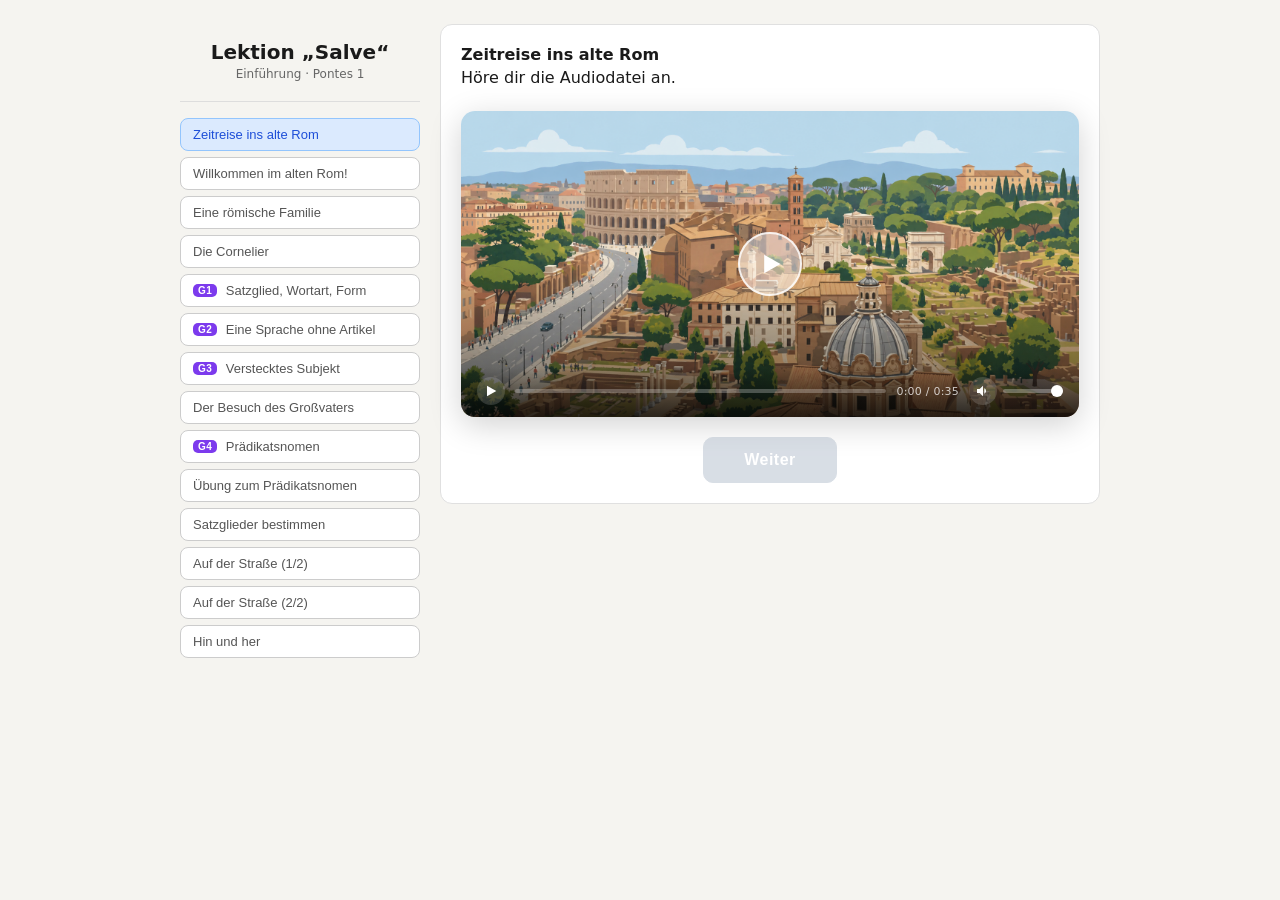
<file: index.html>
<!doctype html>
<html lang="de">
  <head>
    <meta charset="utf-8" />
    <meta content="width=device-width, initial-scale=1.0" name="viewport" />
    <title>Salve — Einführung · Pontes 1</title>
    <link href="salve.css" rel="stylesheet" />
  </head>
  <body>
    <!-- Solution Popover -->
    <div class="is-0ab481" id="solution-popover">
      <span id="solution-popover-text"></span>
      <div class="is-3caed4"></div>
    </div>

    <div class="app">
      <div class="sidebar">
        <div class="sidebar-header">
          <h1>Lektion „Salve“</h1>
          <p>Einführung · Pontes 1</p>
        </div>
        <div class="nav">
          <button class="nav-btn active" id="nav-s1">
            Zeitreise ins alte Rom
          </button>
          <button class="nav-btn" id="nav-s2">Willkommen im alten Rom!</button>
          <button class="nav-btn" id="nav-s3">
            Eine römische Familie
          </button>
          <button class="nav-btn" id="nav-s4">Die Cornelier</button>
          <button class="nav-btn" id="nav-s5">
            <span class="grammar-badge">G1</span> Satzglied, Wortart, Form
          </button>
          <button class="nav-btn" id="nav-s6">
            <span class="grammar-badge">G2</span> Eine Sprache ohne Artikel
          </button>
          <button class="nav-btn" id="nav-s7">
            <span class="grammar-badge">G3</span> Verstecktes Subjekt
          </button>
          <button class="nav-btn" id="nav-s8">Der Besuch des Großvaters</button>
          <button class="nav-btn" id="nav-s9">
            <span class="grammar-badge">G4</span> Prädikatsnomen
          </button>
          <button class="nav-btn" id="nav-s10">Übung zum Prädikatsnomen</button>
          <button class="nav-btn" id="nav-s11">Satzglieder bestimmen</button>
          <button class="nav-btn" id="nav-s12">Auf der Straße (1/2)</button>
          <button class="nav-btn" id="nav-s13">Auf der Straße (2/2)</button>
          <button class="nav-btn" id="nav-s14">Hin und her</button>
          <button class="nav-btn nav-btn-uebersicht" id="nav-s15" style="display:none;">📋 Übersicht</button>
        </div>
      </div>

      <div class="main-content">
        <!-- S1: Zeitreise ins alte Rom -->
        <div class="section active" id="s1">
          <div class="task">
            <div class="task-title">Zeitreise ins alte Rom</div>
            <p class="task-instruction">Höre dir die Audiodatei an.</p>

            <!-- Hidden Audio Element -->
            <audio id="audio-s1">
              <source src="Zeitreise-ins-alte-Rom.mp3" type="audio/mpeg" />
            </audio>

            <!-- Bild mit eingebettetem Audio-Player -->
            <div
              class="s1-img-wrap"
              style="margin-bottom: 20px"
              onclick="toggleAudioS1(event)"
            >
              <img
                alt="Spuren der römischen Antike"
                src="spuren-der-roemischen-antike.png"
                class="s1-img"
              />
              <!-- Centered pulsing play button -->
              <div class="s1-center-btn-wrap" id="s1-center-btn-wrap">
                <div class="s1-pulse-ring"></div>
                <div class="s1-pulse-ring s1-pulse-delay"></div>
                <button
                  class="s1-center-play-btn"
                  id="audio-play-btn-s1"
                  onclick="toggleAudioS1(event)"
                  aria-label="Abspielen"
                >
                  <svg
                    id="icon-play-s1"
                    viewBox="0 0 24 24"
                    width="28"
                    height="28"
                    fill="white"
                  >
                    <polygon points="7,4 21,12 7,20" />
                  </svg>
                  <svg
                    id="icon-pause-s1"
                    viewBox="0 0 24 24"
                    width="28"
                    height="28"
                    fill="white"
                    style="display: none"
                  >
                    <rect x="5" y="4" width="4" height="16" rx="1" />
                    <rect x="15" y="4" width="4" height="16" rx="1" />
                  </svg>
                </button>
              </div>

              <!-- Bottom progress bar (always visible) -->
              <div class="s1-overlay-player" id="audio-player-s1">
                <!-- Play/Pause -->
                <button
                  class="s1-bar-btn"
                  onclick="toggleAudioS1(event)"
                  aria-label="Play/Pause"
                >
                  <svg
                    id="icon-play-bar"
                    viewBox="0 0 24 24"
                    width="16"
                    height="16"
                    fill="white"
                  >
                    <polygon points="6,4 20,12 6,20" />
                  </svg>
                  <svg
                    id="icon-pause-bar"
                    viewBox="0 0 24 24"
                    width="16"
                    height="16"
                    fill="white"
                    style="display: none"
                  >
                    <rect x="5" y="4" width="4" height="16" rx="1" />
                    <rect x="15" y="4" width="4" height="16" rx="1" />
                  </svg>
                </button>

                <!-- Fortschrittsbalken -->
                <div
                  class="s1-progress-wrap"
                  id="audio-progress-wrap-s1"
                  onclick="seekAudioS1(event)"
                >
                  <div class="s1-progress-bar" id="audio-progress-s1"></div>
                </div>
                <div class="s1-time" id="audio-time-s1">0:00 / 0:00</div>

                <!-- Lautstärke -->
                <div class="s1-vol-wrap">
                  <button
                    class="s1-bar-btn"
                    id="s1-vol-btn"
                    onclick="s1ToggleMute(event)"
                    aria-label="Lautstärke"
                  >
                    <svg
                      id="icon-vol"
                      viewBox="0 0 24 24"
                      width="16"
                      height="16"
                      fill="white"
                    >
                      <path
                        d="M3 9v6h4l5 5V4L7 9H3zm13.5 3A4.5 4.5 0 0 0 14 7.97v8.05c1.48-.73 2.5-2.25 2.5-4.02z"
                      />
                    </svg>
                    <svg
                      id="icon-mute"
                      viewBox="0 0 24 24"
                      width="16"
                      height="16"
                      fill="white"
                      style="display: none"
                    >
                      <path
                        d="M16.5 12A4.5 4.5 0 0 0 14 7.97v2.21l2.45 2.45c.03-.2.05-.41.05-.63zm2.5 0c0 .94-.2 1.82-.54 2.64l1.51 1.51A8.796 8.796 0 0 0 21 12c0-4.28-3-7.86-7-8.77v2.06c2.89.86 5 3.54 5 6.71zM4.27 3L3 4.27 7.73 9H3v6h4l5 5v-6.73l4.25 4.25c-.67.52-1.42.93-2.25 1.18v2.06A8.99 8.99 0 0 0 17.73 18l1.73 1.73L21 18.46 4.54 2 4.27 3zM12 4L9.91 6.09 12 8.18V4z"
                      />
                    </svg>
                  </button>
                  <input
                    class="s1-vol-slider"
                    id="s1-vol-slider"
                    type="range"
                    min="0"
                    max="1"
                    step="0.05"
                    value="1"
                    oninput="s1SetVolume(event)"
                    onclick="event.stopPropagation()"
                  />
                </div>
              </div>
            </div>

            <!-- Weiter-Button (erscheint erst in den letzten 2 Sekunden) -->
            <div class="s1-weiter-center" id="s1-weiter-wrap">
              <button
                class="btn-check btn-weiter btn-weiter-inactive"
                id="btn-s1-weiter"
                onclick="markS1Weiter()"
                disabled
              >
                Weiter
              </button>
            </div>
          </div>
        </div>

        <!-- S2: Willkommen im alten Rom! -->
        <div class="section" id="s2">
          <div class="task">
            <div class="task-title">Willkommen im alten Rom!</div>
            <p class="task-instruction">
              Stelle Vermutungen an, welche Gegenstände die Römer anstelle der
              folgenden modernen Gegenstände verwendeten.
            </p>

            <!-- Word Pool -->
            <div class="s2-pool" id="s2-pool">
              <div class="s15-chip" draggable="true" id="s2-chip-5">
                Sonnenuhr
              </div>
              <div class="s15-chip" draggable="true" id="s2-chip-9">
                Wachstafel, Buchrolle
              </div>
              <div class="s15-chip" draggable="true" id="s2-chip-3">Besen</div>
              <div class="s15-chip" draggable="true" id="s2-chip-7">
                Ball, Nüsse
              </div>
              <div class="s15-chip" draggable="true" id="s2-chip-1">
                Bottich, Waschbrett
              </div>
              <div class="s15-chip" draggable="true" id="s2-chip-10">
                Offenes Feuer
              </div>
              <div class="s15-chip" draggable="true" id="s2-chip-4">
                Kerze, Öllampe
              </div>
              <div class="s15-chip" draggable="true" id="s2-chip-6">
                Kutsche
              </div>
              <div class="s15-chip" draggable="true" id="s2-chip-2">
                Griffel, Schreibfeder
              </div>
              <div class="s15-chip" draggable="true" id="s2-chip-8">
                Kohlebecken
              </div>
            </div>

            <!-- Image Grid -->
            <div class="s2-grid">
              <div class="s2-card">
                <img
                  src="waschmaschine.png"
                  alt="Waschmaschine"
                  class="s2-img"
                />
                <div
                  class="s15-slot s2-slot"
                  id="s2-slot-1"
                  data-correct="1"
                ></div>
              </div>

              <div class="s2-card">
                <img
                  src="kugelschreiber.png"
                  alt="Kugelschreiber"
                  class="s2-img"
                />
                <div
                  class="s15-slot s2-slot"
                  id="s2-slot-2"
                  data-correct="2"
                ></div>
              </div>

              <div class="s2-card">
                <img src="staubsauger.png" alt="Staubsauger" class="s2-img" />
                <div
                  class="s15-slot s2-slot"
                  id="s2-slot-3"
                  data-correct="3"
                ></div>
              </div>

              <div class="s2-card">
                <img src="gluehbirne.png" alt="Glühbirne" class="s2-img" />
                <div
                  class="s15-slot s2-slot"
                  id="s2-slot-4"
                  data-correct="4"
                ></div>
              </div>

              <div class="s2-card">
                <img src="uhr.png" alt="Uhr" class="s2-img" />
                <div
                  class="s15-slot s2-slot"
                  id="s2-slot-5"
                  data-correct="5"
                ></div>
              </div>

              <div class="s2-card">
                <img src="auto.png" alt="Auto" class="s2-img" />
                <div
                  class="s15-slot s2-slot"
                  id="s2-slot-6"
                  data-correct="6"
                ></div>
              </div>

              <div class="s2-card">
                <img src="spielekonsole.png" alt="Spielkonsole" class="s2-img" />
                <div
                  class="s15-slot s2-slot"
                  id="s2-slot-7"
                  data-correct="7"
                ></div>
              </div>

              <div class="s2-card">
                <img src="heizung.png" alt="Heizung" class="s2-img" />
                <div
                  class="s15-slot s2-slot"
                  id="s2-slot-8"
                  data-correct="8"
                ></div>
              </div>

              <div class="s2-card">
                <img src="buch.png" alt="Buch" class="s2-img" />
                <div
                  class="s15-slot s2-slot"
                  id="s2-slot-9"
                  data-correct="9"
                ></div>
              </div>

              <div class="s2-card">
                <img src="herd.png" alt="Herd" class="s2-img" />
                <div
                  class="s15-slot s2-slot"
                  id="s2-slot-10"
                  data-correct="10"
                ></div>
              </div>
            </div>
            <!-- /s2-grid -->

            <div
              style="
                display: flex;
                align-items: center;
                gap: 14px;
                flex-wrap: wrap;
              "
            >
              <button
                class="btn-check btn-primary"
                id="btn-s2"
                onclick="checkS2()"
              >
                Überprüfen
              </button>
              <div class="attempts" id="att-s2">Versuche: 0 / 3</div>
            </div>

            <div class="feedback" id="fb-s2"></div>
            <div class="s1-weiter-center" style="margin-top: 16px">
              <button
                class="btn-check btn-weiter is-9c7663"
                id="weiter-s2"
                onclick="weiterTo('s3')"
              >
                Weiter
              </button>
            </div>
          </div>
        </div>

        <!-- S3: Eine römische Familie stellt sich vor -->
        <div class="section" id="s3">
          <div class="task">
            <div class="task-title">Eine römische Familie stellt sich vor</div>

            <p class="task-instruction">Lies dir den Text durch.</p>

            <div class="painting-wrap" style="margin-bottom: 20px">
              <img
                src="eine-roemische-familie-stellt-sich-vor.png"
                alt="Eine römische Familie stellt sich vor"
                style="width: 100%; display: block"
              />
            </div>

            <p class="task-instruction">
              Hier siehst du eine Familie der römischen Oberschicht, die um 100
              nach Christus mitten in Rom lebt. Sie gehört zu den Corneliern,
              einer bekannten römischen Sippe.
            </p>
            <p class="task-instruction">
              Der Hausherr und Vater ist Rechtsanwalt und vertritt seine
              Klienten vor Gericht. Bezahlt wird er für diese Tätigkeit nicht.
              Die Familie lebt von den Erträgen ihres Landguts außerhalb Roms.
            </p>
            <p class="task-instruction">
              Die Mutter führt den Haushalt. Sie erzieht die beiden Kinder,
              Aulus und Cornelia, teilt die Sklaven zur Arbeit ein und
              beaufsichtigt sie. Aulus und Cornelia gehen in die Schule. In
              ihrer Freizeit spielen sie gern mit ihrem Hündchen.
            </p>
            <p class="task-instruction">
              Freie Römer trugen meist drei Namen: Den Vornamen (lat.:
              <em>praenōmen</em>, z. B. <em>Quīntus</em>), den Familiennamen
              (lat.: <em>nōmen gentīle</em>, z. B. <em>Cornēlius</em>) und einen
              Beinamen (lat.: <em>cōgnōmen</em>, z. B. <em>Prīscus</em>).
            </p>
            <p class="task-instruction">
              Freie Frauen trugen den Familiennamen ihres Vaters; Sklaven
              erhielten von ihrem Herrn einen Rufnamen.
            </p>

            <div class="s1-weiter-center" style="margin-top: 20px">
              <button
                class="btn-check btn-weiter"
                id="btn-s3-weiter"
                onclick="markS3Weiter()"
              >
                Gelesen
              </button>
            </div>
          </div>
        </div>

        <!-- S4: Die Cornelier -->
        <div class="section" id="s4">
          <div class="task">
            <div class="task-title">Die Cornelier</div>

            <p class="task-instruction">
              Erschließe, was die Wörter bedeuten könnten. Schreibe in die
              Lücken.
            </p>

            <!-- Bild mit positionierten Inputs -->
            <div class="s4-img-wrap" id="s4-img-wrap">
              <img
                src="eine-roemische-familie-stellt-sich-vor-2.png"
                alt="Die Cornelier"
                class="s4-img"
                id="s4-img"
                draggable="false"
              />

              <!-- pater – Quintus Cornélius Priscus, oben Mitte -->
              <div class="s4-pin" style="left: 34%; top: 4%">
                <div class="s4-pin-label">pater</div>
                <input
                  autocomplete="off"
                  class="s4-input"
                  id="s4-in-pater"
                  type="text"
                  placeholder=""
                  tabindex="2"
                  data-answers="der Vater,Vater"
                />
              </div>

              <!-- avus – Públius Cornélius Firmus, oben links -->
              <div class="s4-pin" style="left: 10.5%; top: 6%">
                <div class="s4-pin-label">avus</div>
                <input
                  autocomplete="off"
                  class="s4-input"
                  id="s4-in-avus"
                  type="text"
                  placeholder=""
                  tabindex="1"
                  data-answers="der Großvater,Großvater,der Opa,Opa"
                />
              </div>

              <!-- māter – Valeria, oben Mitte-rechts -->
              <div class="s4-pin" style="left: 59%; top: 10%">
                <div class="s4-pin-label">māter</div>
                <input
                  autocomplete="off"
                  class="s4-input"
                  id="s4-in-mater"
                  type="text"
                  placeholder=""
                  tabindex="3"
                  data-answers="die Mutter,Mutter"
                />
              </div>

              <!-- servus – Lycus, oben rechts -->
              <div class="s4-pin" style="left: 90%; top: 6%">
                <div class="s4-pin-label">servus</div>
                <input
                  autocomplete="off"
                  class="s4-input"
                  id="s4-in-servus"
                  type="text"
                  placeholder=""
                  tabindex="4"
                  data-answers="der Sklave,Sklave"
                />
              </div>

              <!-- serva – Délia, rechts Mitte -->
              <div class="s4-pin" style="left: 85%; top: 77%">
                <div class="s4-pin-label">serva</div>
                <input
                  autocomplete="off"
                  class="s4-input"
                  id="s4-in-serva"
                  type="text"
                  placeholder=""
                  tabindex="8"
                  data-answers="die Sklavin,Sklavin"
                />
              </div>

              <!-- filius – Aulus Cornélius Faustus, unten links -->
              <div class="s4-pin" style="left: 21%; top: 68%">
                <div class="s4-pin-label">filius</div>
                <input
                  autocomplete="off"
                  class="s4-input"
                  id="s4-in-filius"
                  type="text"
                  placeholder=""
                  tabindex="5"
                  data-answers="der Sohn,Sohn"
                />
              </div>

              <!-- catella – Issa, unten Mitte -->
              <div class="s4-pin" style="left: 49%; top: 64%">
                <div class="s4-pin-label">catella</div>
                <input
                  autocomplete="off"
                  class="s4-input"
                  id="s4-in-catella"
                  type="text"
                  placeholder=""
                  tabindex="6"
                  data-answers="das Hündchen,Hündchen,die Hündin,Hündin,der Hund,Hund,das Hund"
                />
              </div>

              <!-- filia – Cornélia, unten rechts -->
              <div class="s4-pin" style="left: 71%; top: 60%">
                <div class="s4-pin-label">filia</div>
                <input
                  autocomplete="off"
                  class="s4-input"
                  id="s4-in-filia"
                  type="text"
                  placeholder=""
                  tabindex="7"
                  data-answers="die Tochter,Tochter"
                />
              </div>
            </div>
            <!-- /s4-img-wrap -->

            <div
              style="
                margin-top: 14px;
                display: flex;
                align-items: center;
                gap: 14px;
                flex-wrap: wrap;
              "
            >
              <button
                class="btn-check btn-primary"
                id="btn-s4"
                onclick="checkS4()"
              >
                Überprüfen
              </button>
              <div class="attempts" id="att-s4">Versuche: 0 / 3</div>
            </div>
            <div class="feedback" id="fb-s4"></div>
            <div class="s1-weiter-center" style="margin-top: 16px">
              <button
                class="btn-check btn-weiter is-9c7663"
                id="weiter-s4"
                onclick="weiterTo('s5')"
              >
                Weiter
              </button>
            </div>
          </div>
        </div>

        <!-- S5: G1 Satzglied, Wortart, Form -->
        <div class="section" id="s5">
          <div class="task">
            <div class="task-title">
              <span class="grammar-badge">G1</span> Satzglied, Wortart, Form
            </div>

            <p class="task-instruction">Sieh dir das Grammatikvideo an.</p>

            <video
              id="video-s5"
              class="s5-video"
              controls
              controlsList="nodownload"
            >
              <source src="G1-Satzglied-Wortart-Form.mp4" type="video/mp4" />
              Dein Browser unterstützt dieses Videoformat nicht.
            </video>

            <div class="s1-weiter-center" style="margin-top: 20px">
              <button
                class="btn-check btn-weiter btn-weiter-inactive"
                id="btn-s5-weiter"
                onclick="markS5Weiter()"
                disabled
              >
                Weiter
              </button>
            </div>
          </div>
        </div>

        <!-- S6: G2 Eine Sprache ohne Artikel -->
        <div class="section" id="s6">
          <div class="task">
            <div class="task-title">
              <span class="grammar-badge">G2</span> Eine Sprache ohne Artikel
            </div>

            <p class="task-instruction">Lies dir die Grammatikregel durch.</p>

            <!-- Grammatikregel-Box -->
            <div class="s6-rule-box">
              <div class="s6-rule-examples">
                <p>
                  <em>Issa catella est.</em> –
                  <em
                    >Issa ist <strong><u>ein</u></strong> Hündchen.</em
                  >
                </p>
                <p>
                  <em>Catella currit.</em> –
                  <em
                    ><strong><u>Das</u></strong> Hündchen läuft.</em
                  >
                </p>
              </div>
              <div class="s6-rule-rule">
                <span class="s6-rule-badge">R</span>
                <p>
                  Die lateinische Sprache hat <strong>keine Artikel</strong>. In
                  der Regel erkennst du am Zusammenhang, ob du bei der
                  Übersetzung einen bestimmten Artikel (der, die, das) oder
                  einen unbestimmten Artikel (ein, eine, ein) benutzen musst.
                </p>
              </div>
            </div>

            <div class="s1-weiter-center" style="margin-top: 20px">
              <button
                class="btn-check btn-weiter"
                id="btn-s6-weiter"
                onclick="markS6Weiter()"
              >
                Gelesen
              </button>
            </div>
          </div>
        </div>

        <!-- S7: G3 Verstecktes Subjekt -->
        <div class="section" id="s7">
          <div class="task">
            <div class="task-title">
              <span class="grammar-badge">G3</span> Verstecktes Subjekt
            </div>

            <p class="task-instruction">Lies dir die Grammatikregel durch.</p>

            <div class="s6-rule-box">
              <div class="s6-rule-examples">
                <p>
                  <em
                    >Hic Cornēlia est. Canta<strong><u>t</u></strong
                    >.</em
                  >
                  –
                  <em
                    >Hier ist Cornelia.
                    <strong style="color: #dc2626">Sie</strong> singt.</em
                  >
                </p>
                <p>
                  <em
                    >Publius avus est. Veni<strong><u>t</u></strong
                    >.</em
                  >
                  –
                  <em
                    >Publius ist der Großvater.
                    <strong style="color: #dc2626">Er</strong> kommt.</em
                  >
                </p>
              </div>
              <div class="s6-rule-rule">
                <span class="s6-rule-badge">R</span>
                <p>
                  Das Subjekt des ersten Satzes <em>(Cornēlia)</em> gilt auch
                  für den zweiten, wenn kein neues Subjekt vorkommt: Es ist im
                  Prädikat <strong>„versteckt"</strong>. Im Deutschen verwendet
                  man in solchen Fällen ein Personalpronomen (z. B. er/sie/es).
                </p>
              </div>
            </div>

            <div class="s1-weiter-center" style="margin-top: 20px">
              <button
                class="btn-check btn-weiter"
                id="btn-s7-weiter"
                onclick="markS7Weiter()"
              >
                Gelesen
              </button>
            </div>
          </div>
        </div>

        <!-- S8: Der Besuch des Großvaters -->
        <div class="section" id="s8">
          <div class="task">
            <div class="task-title">Der Besuch des Großvaters</div>
            <p class="task-instruction">
              Übersetze die Angaben zu den Bildern. Falls nötig, kannst du
              einzelne Vokabeln im Vokabelverzeichnis nachschauen.
            </p>

            <!-- Szene 1 -->
            <div class="s6-row">
              <img src="szene1.png" alt="Szene 1" class="s6-img" />
              <div class="s6-right">
                <p class="s6-latin">Hic pater est. Pater dominus est.</p>
                <input
                  autocomplete="off"
                  class="s6-input"
                  id="s6-in-1"
                  type="text"
                  placeholder="Übersetzung …"
                  data-answers="Hier ist der Vater. Der Vater ist der Herr.,Hier ist der Vater. Der Vater ist der Hausherr.,Hier ist der Vater. Der Vater ist ein Herr.,Hier ist der Vater. Der Vater ist ein Hausherr.,Hier ist der Vater. Der Vater ist Herr.,Hier ist der Vater. Der Vater ist Hausherr."
                />
              </div>
            </div>

            <!-- Szene 2 -->
            <div class="s6-row">
              <img src="szene2.png" alt="Szene 2" class="s6-img" />
              <div class="s6-right">
                <p class="s6-latin">
                  Hic servus est. Servus clamat: „Avus venit!"
                </p>
                <input
                  autocomplete="off"
                  class="s6-input"
                  id="s6-in-2"
                  type="text"
                  placeholder="Übersetzung …"
                  data-answers="Hier ist der Sklave. Der Sklave ruft: Großvater kommt!,Hier ist der Sklave. Der Sklave ruft: Der Großvater kommt!,Hier ist ein Sklave. Der Sklave ruft: Großvater kommt!,Hier ist ein Sklave. Der Sklave ruft: Der Großvater kommt!"
                />
              </div>
            </div>

            <!-- Szene 3 -->
            <div class="s6-row">
              <img src="szene3.png" alt="Szene 3" class="s6-img" />
              <div class="s6-right">
                <p class="s6-latin">
                  Hic mater est. Mater domina est. Hic serva est. Laborat.
                </p>
                <input
                  autocomplete="off"
                  class="s6-input"
                  id="s6-in-3"
                  type="text"
                  placeholder="Übersetzung …"
                  data-answers="Hier ist die Mutter. Die Mutter ist die Herrin. Hier ist die Sklavin. Sie arbeitet.,Hier ist die Mutter. Die Mutter ist eine Herrin. Hier ist die Sklavin. Sie arbeitet.,Hier ist die Mutter. Die Mutter ist Herrin. Hier ist die Sklavin. Sie arbeitet.,Hier ist die Mutter. Die Mutter ist Hausherrin. Hier ist die Sklavin. Sie arbeitet.,Hier ist die Mutter. Die Mutter ist eine Hausherrin. Hier ist die Sklavin. Sie arbeitet.,Hier ist die Mutter. Die Mutter ist Hausherrin. Hier ist die Sklavin. Sie arbeitet."
                />
              </div>
            </div>

            <!-- Szene 4 -->
            <div class="s6-row">
              <img src="szene4.png" alt="Szene 4" class="s6-img" />
              <div class="s6-right">
                <p class="s6-latin">Hic Aulus est. Aulus filius est. Ludit.</p>
                <input
                  autocomplete="off"
                  class="s6-input"
                  id="s6-in-4"
                  type="text"
                  placeholder="Übersetzung …"
                  data-answers="Hier ist Aulus. Aulus ist der Sohn. Er spielt."
                />
              </div>
            </div>

            <!-- Szene 5 -->
            <div class="s6-row">
              <img src="szene5.png" alt="Szene 5" class="s6-img" />
              <div class="s6-right">
                <p class="s6-latin">
                  Hic Cornelia est. Cornelia filia est. Cantat et gaudet.
                </p>
                <input
                  autocomplete="off"
                  class="s6-input"
                  id="s6-in-5"
                  type="text"
                  placeholder="Übersetzung …"
                  data-answers="Hier ist Cornelia. Cornelia ist die Tochter. Sie singt und freut sich."
                />
              </div>
            </div>

            <!-- Szene 6 -->
            <div class="s6-row">
              <img src="szene6.png" alt="Szene 6" class="s6-img" />
              <div class="s6-right">
                <p class="s6-latin">Hic Issa est. Issa catella est. Currit.</p>
                <input
                  autocomplete="off"
                  class="s6-input"
                  id="s6-in-6"
                  type="text"
                  placeholder="Übersetzung …"
                  data-answers="Hier ist Issa. Issa ist das Hündchen. Es läuft.,Hier ist Issa. Issa ist das Hündchen. Sie läuft.,Hier ist Issa. Issa ist ein Hündchen. Es läuft.,Hier ist Issa. Issa ist ein Hündchen. Sie läuft.,Hier ist Issa. Issa ist die Hündin. Sie läuft.,Hier ist Issa. Issa ist der Hund. Er läuft.,Hier ist Issa. Issa ist der Hund. Sie läuft.,Hier ist Issa. Issa ist ein Hund. Sie läuft.,Hier ist Issa. Issa ist ein Hund. Er läuft."
                />
              </div>
            </div>

            <div
              style="
                margin-top: 14px;
                display: flex;
                align-items: center;
                gap: 14px;
                flex-wrap: wrap;
              "
            >
              <button
                class="btn-check btn-primary"
                id="btn-s8"
                onclick="checkS8()"
              >
                Überprüfen
              </button>
              <div class="attempts" id="att-s8">Versuche: 0 / 3</div>
            </div>
            <div class="feedback" id="fb-s8"></div>
            <div class="s1-weiter-center" style="margin-top: 20px">
              <button
                class="btn-check btn-weiter is-9c7663"
                id="weiter-s8"
                onclick="weiterTo('s9')"
              >
                Weiter
              </button>
            </div>
          </div>
        </div>

        <!-- S9: G4 Prädikatsnomen -->
        <div class="section" id="s9">
          <div class="task">
            <div class="task-title">
              <span class="grammar-badge">G4</span> Prädikatsnomen
            </div>

            <p class="task-instruction">Lies dir die Grammatikregel durch.</p>

            <div class="s6-rule-box">
              <div class="s6-rule-examples">
                <p>
                  <em
                    >Issa
                    <strong style="color: #dc2626">catella</strong> est.</em
                  >
                  –
                  <em
                    >Issa ist
                    <strong style="color: #dc2626">ein Hündchen</strong>.</em
                  >
                </p>
                <p>
                  <em
                    >Pater
                    <strong style="color: #dc2626">dominus</strong> est.</em
                  >
                  –
                  <em
                    >Der Vater ist
                    <strong style="color: #dc2626">der Herr</strong>.</em
                  >
                </p>
                <p>
                  <em
                    >Aulus
                    <strong style="color: #dc2626">filius</strong> est.</em
                  >
                  –
                  <em
                    >Aulus ist
                    <strong style="color: #dc2626">der Sohn</strong>.</em
                  >
                </p>
              </div>
              <div class="s6-rule-rule">
                <span class="s6-rule-badge">R</span>
                <p>
                  Das Prädikat kann auch aus zwei Wörtern bestehen, einem
                  Substantiv <em>(catella)</em> und einem Verb <em>(est)</em>.
                  Das Wort <em>catella</em> nennt man in diesem Fall
                  <strong>Prädikatsnomen</strong>.
                </p>
              </div>
            </div>

            <div class="s1-weiter-center" style="margin-top: 20px">
              <button
                class="btn-check btn-weiter"
                id="btn-s9-weiter"
                onclick="markS9Weiter()"
              >
                Gelesen
              </button>
            </div>
          </div>
        </div>

        <!-- S10: Übung zum Prädikatsnomen -->
        <div class="section" id="s10">
          <div class="task">
            <div class="task-title">Übung zum Prädikatsnomen</div>
            <p class="task-instruction">
              Markiere in den folgenden Sätzen das Prädikatsnomen.
            </p>

            <!-- Picker -->
            <div class="s11-picker-wrap">
              <div class="s11-picker-label" id="s10-picker-label">
                Prädikatsnomen
              </div>
              <div class="s11-picker">
                <button
                  class="s11-circle active"
                  id="s10-m-praedikatsnomen"
                  title="Prädikatsnomen"
                  style="--c: #1d4ed8"
                ></button>
              </div>
            </div>

            <!-- Token Sentences -->
            <div class="mk-exercise" id="mk-s10">
              <div class="mk-sentence">
                <span class="mk-nr">1.</span>
                <div class="mk-tokens-row">
                  <span class="mk-token" data-id="1" data-correct="false"
                    >Publius</span
                  >
                  <span class="mk-token" data-id="2" data-correct="true"
                    >avus</span
                  >
                  <span class="mk-token" data-id="3" data-correct="false"
                    >est.</span
                  >
                  <span class="mk-token" data-id="4" data-correct="false"
                    >Venit.</span
                  >
                </div>
                <span class="mk-translation"
                  >Publius ist der Großvater. Er kommt.</span
                >
              </div>

              <div class="mk-sentence">
                <span class="mk-nr">2.</span>
                <div class="mk-tokens-row">
                  <span class="mk-token" data-id="5" data-correct="false"
                    >Delia</span
                  >
                  <span class="mk-token" data-id="6" data-correct="true"
                    >serva</span
                  >
                  <span class="mk-token" data-id="7" data-correct="false"
                    >est.</span
                  >
                  <span class="mk-token" data-id="8" data-correct="false"
                    >Laborat.</span
                  >
                </div>
                <span class="mk-translation"
                  >Delia ist die Sklavin. Sie arbeitet.</span
                >
              </div>

              <div class="mk-sentence">
                <span class="mk-nr">3.</span>
                <div class="mk-tokens-row">
                  <span class="mk-token" data-id="9" data-correct="false"
                    >Issa</span
                  >
                  <span class="mk-token" data-id="10" data-correct="true"
                    >catella</span
                  >
                  <span class="mk-token" data-id="11" data-correct="false"
                    >est.</span
                  >
                  <span class="mk-token" data-id="12" data-correct="false"
                    >Currit.</span
                  >
                </div>
                <span class="mk-translation"
                  >Issa ist das Hündchen. Es läuft.</span
                >
              </div>

              <div class="mk-sentence">
                <span class="mk-nr">4.</span>
                <div class="mk-tokens-row">
                  <span class="mk-token" data-id="13" data-correct="false"
                    >Aulus</span
                  >
                  <span class="mk-token" data-id="14" data-correct="true"
                    >filius</span
                  >
                  <span class="mk-token" data-id="15" data-correct="false"
                    >est.</span
                  >
                  <span class="mk-token" data-id="16" data-correct="false"
                    >Ludit.</span
                  >
                </div>
                <span class="mk-translation"
                  >Aulus ist der Sohn. Er spielt.</span
                >
              </div>

              <div class="mk-sentence">
                <span class="mk-nr">5.</span>
                <div class="mk-tokens-row">
                  <span class="mk-token" data-id="17" data-correct="false"
                    >Quintus</span
                  >
                  <span class="mk-token" data-id="18" data-correct="true"
                    >pater</span
                  >
                  <span class="mk-token" data-id="19" data-correct="false"
                    >est.</span
                  >
                </div>
                <span class="mk-translation">Quintus ist der Vater.</span>
              </div>
            </div>
            <!-- /mk-exercise -->

            <div
              style="
                display: flex;
                align-items: center;
                gap: 14px;
                flex-wrap: wrap;
                margin-top: 14px;
              "
            >
              <button
                class="btn-check btn-primary"
                id="btn-s10"
                onclick="checkS10()"
              >
                Überprüfen
              </button>
              <div class="attempts" id="att-s10">Versuche: 0 / 3</div>
            </div>
            <div class="feedback" id="fb-s10"></div>
            <div class="s1-weiter-center" style="margin-top: 12px">
              <button
                class="btn-check btn-weiter is-9c7663"
                id="weiter-s10"
                onclick="weiterTo('s11')"
              >
                Weiter
              </button>
            </div>
          </div>
        </div>

        <!-- S11: Satzglieder bestimmen -->
        <div class="section" id="s11">
          <div class="task">
            <div class="task-title">Satzglieder bestimmen</div>
            <p class="task-instruction">
              Bestimme in den folgenden Sätzen Subjekt, Prädikat und Prädikat
              mit verstecktem Subjekt.
            </p>

            <!-- Marker Selector -->
            <div class="s11-picker-wrap">
              <div class="s11-picker-label" id="s11-picker-label">Subjekt</div>
              <div class="s11-picker">
                <button
                  class="s11-circle active"
                  id="s11-m-subjekt"
                  data-marker="subjekt"
                  onclick="s11SelectMarker('subjekt')"
                  title="Subjekt"
                  style="--c: #2563eb"
                ></button>
                <button
                  class="s11-circle"
                  id="s11-m-praedikat"
                  data-marker="praedikat"
                  onclick="s11SelectMarker('praedikat')"
                  title="Prädikat"
                  style="--c: #ef4444"
                ></button>
                <button
                  class="s11-circle"
                  id="s11-m-versteckt"
                  data-marker="versteckt"
                  onclick="s11SelectMarker('versteckt')"
                  title="Prädikat mit verstecktem Subjekt"
                  style="--c: #a855f7"
                ></button>
              </div>
            </div>

            <!-- Sentences -->
            <div class="mk-exercise" id="mk-s11">
              <div class="mk-sentence">
                <span class="mk-nr">1.</span>
                <div class="mk-tokens-row">
                  <span
                    class="mk-token s11-token"
                    data-id="1"
                    data-correct="subjekt"
                    >Syrus</span
                  >
                  <span
                    class="mk-token s11-token"
                    data-id="2"
                    data-correct="praedikat"
                    >servus est.</span
                  >
                </div>
                <span class="mk-translation">Syrus ist ein Sklave.</span>
              </div>

              <div class="mk-sentence">
                <span class="mk-nr">2.</span>
                <div class="mk-tokens-row">
                  <span
                    class="mk-token s11-token"
                    data-id="3"
                    data-correct="subjekt"
                    >Publius</span
                  >
                  <span
                    class="mk-token s11-token"
                    data-id="4"
                    data-correct="praedikat"
                    >avus est.</span
                  >
                </div>
                <span class="mk-translation">Publius ist der Großvater.</span>
              </div>

              <div class="mk-sentence">
                <span class="mk-nr">3.</span>
                <div class="mk-tokens-row">
                  <span
                    class="mk-token s11-token"
                    data-id="5"
                    data-correct="subjekt"
                    >Serva</span
                  >
                  <span
                    class="mk-token s11-token"
                    data-id="6"
                    data-correct="praedikat"
                    >laborat.</span
                  >
                </div>
                <span class="mk-translation">Die Sklavin arbeitet.</span>
              </div>

              <div class="mk-sentence">
                <span class="mk-nr">4.</span>
                <div class="mk-tokens-row">
                  <span
                    class="mk-token s11-token"
                    data-id="7"
                    data-correct="subjekt"
                    >Syrus</span
                  >
                  <span
                    class="mk-token s11-token"
                    data-id="8"
                    data-correct="praedikat"
                    >clamat:</span
                  >
                  <span
                    class="mk-token s11-token"
                    data-id="9"
                    data-correct="subjekt"
                    >„Avus</span
                  >
                  <span
                    class="mk-token s11-token"
                    data-id="10"
                    data-correct="praedikat"
                    >venit!"</span
                  >
                </div>
                <span class="mk-translation"
                  >Syrus ruft: „Der Großvater kommt!"</span
                >
              </div>

              <div class="mk-sentence">
                <span class="mk-nr">5.</span>
                <div class="mk-tokens-row">
                  <span
                    class="mk-token s11-token"
                    data-id="11"
                    data-correct="subjekt"
                    >Issa</span
                  >
                  <span
                    class="mk-token s11-token"
                    data-id="12"
                    data-correct="praedikat"
                    >catella est.</span
                  >
                  <span
                    class="mk-token s11-token"
                    data-id="13"
                    data-correct="versteckt"
                    >Currit.</span
                  >
                </div>
                <span class="mk-translation"
                  >Issa ist das Hündchen. Es läuft.</span
                >
              </div>
            </div>
            <!-- /mk-s11 -->

            <div
              style="
                display: flex;
                align-items: center;
                gap: 14px;
                flex-wrap: wrap;
                margin-top: 14px;
              "
            >
              <button
                class="btn-check btn-primary"
                id="btn-s11"
                onclick="checkS11()"
              >
                Überprüfen
              </button>
              <div class="attempts" id="att-s11">Versuche: 0 / 3</div>
            </div>
            <div class="feedback" id="fb-s11"></div>
            <div class="s1-weiter-center" style="margin-top: 12px">
              <button
                class="btn-check btn-weiter is-9c7663"
                id="weiter-s11"
                onclick="weiterTo('s12')"
              >
                Weiter
              </button>
            </div>
          </div>
        </div>

        <!-- S12: Auf der Straße (1/2) -->
        <div class="section" id="s12">
          <div class="task">
            <div class="task-title">Auf der Straße (1/2)</div>
            <p class="task-instruction">
              Ordne jedem Beispiel den passenden Grammatikbegriff zu.
            </p>

            <!-- Pool -->
            <div class="s2-pool" id="s12-pool">
              <div class="s15-chip" draggable="true" id="s12-chip-0">
                Prädikat
              </div>
              <div class="s15-chip" draggable="true" id="s12-chip-1">
                Artikel
              </div>
              <div class="s15-chip" draggable="true" id="s12-chip-2">
                Subjekt
              </div>
              <div class="s15-chip" draggable="true" id="s12-chip-3">
                Adverb
              </div>
              <div class="s15-chip" draggable="true" id="s12-chip-4">
                Prädikatsnomen
              </div>
              <div class="s15-chip" draggable="true" id="s12-chip-5">
                Pronomen
              </div>
            </div>

            <!-- Table -->
            <div class="s12-table">
              <div class="s12-table-head">
                <span>Beispiel</span>
                <span>Grammatikbegriff</span>
              </div>

              <div class="s12-table-row">
                <span class="s12-example">der, die, das</span>
                <div
                  class="s15-slot s12-slot"
                  id="s12-slot-0"
                  data-correct="1"
                ></div>
              </div>

              <div class="s12-table-row">
                <span class="s12-example"><u>Cornelia</u> singt.</span>
                <div
                  class="s15-slot s12-slot"
                  id="s12-slot-1"
                  data-correct="2"
                ></div>
              </div>

              <div class="s12-table-row">
                <span class="s12-example">Delia ist <u>eine Sklavin</u>.</span>
                <div
                  class="s15-slot s12-slot"
                  id="s12-slot-2"
                  data-correct="4"
                ></div>
              </div>

              <div class="s12-table-row">
                <span class="s12-example">er, sie, es</span>
                <div
                  class="s15-slot s12-slot"
                  id="s12-slot-3"
                  data-correct="5"
                ></div>
              </div>

              <div class="s12-table-row">
                <span class="s12-example">Aulus <u>ruft</u>.</span>
                <div
                  class="s15-slot s12-slot"
                  id="s12-slot-4"
                  data-correct="0"
                ></div>
              </div>

              <div class="s12-table-row">
                <span class="s12-example">hier, jetzt, heute</span>
                <div
                  class="s15-slot s12-slot"
                  id="s12-slot-5"
                  data-correct="3"
                ></div>
              </div>
            </div>
            <!-- /s12-table -->

            <div
              style="
                display: flex;
                align-items: center;
                gap: 14px;
                flex-wrap: wrap;
                margin-top: 14px;
              "
            >
              <button
                class="btn-check btn-primary"
                id="btn-s12"
                onclick="checkS12()"
              >
                Überprüfen
              </button>
              <div class="attempts" id="att-s12">Versuche: 0 / 3</div>
            </div>
            <div class="feedback" id="fb-s12"></div>
            <div class="s1-weiter-center" style="margin-top: 12px">
              <button
                class="btn-check btn-weiter is-9c7663"
                id="weiter-s12"
                onclick="weiterTo('s13')"
              >
                Weiter
              </button>
            </div>
          </div>
        </div>

        <!-- S13: Auf der Straße (2/2) -->
        <div class="section" id="s13">
          <div class="task">
            <div class="task-title">Auf der Straße (2/2)</div>
            <p class="task-instruction">
              Ordne die Begriffe den richtigen Kategorien zu: Wortart oder
              Satzglied.
            </p>

            <!-- Two circles -->
            <div class="circles-row">
              <div
                class="circle-btn cA"
                id="c13-A"
                onclick="s13SelectCircle('A')"
              >
                <div class="circle-label">Wortart</div>
              </div>
              <div
                class="circle-btn cB"
                id="c13-B"
                onclick="s13SelectCircle('B')"
              >
                <div class="circle-label">Satzglied</div>
              </div>
            </div>

            <!-- Items grid -->
            <div class="items-grid6" id="items13"></div>

            <div
              style="
                display: flex;
                align-items: center;
                gap: 14px;
                flex-wrap: wrap;
                margin-bottom: 8px;
              "
            >
              <button
                class="btn-check btn-primary"
                id="btn-s13"
                onclick="checkS13()"
              >
                Überprüfen
              </button>
              <div class="attempts" id="att-s13">Versuche: 0 / 3</div>
            </div>
            <div class="feedback" id="fb-s13"></div>
            <div class="s1-weiter-center" style="margin-top: 12px">
              <button
                class="btn-check btn-weiter is-9c7663"
                id="weiter-s13"
                onclick="weiterTo('s14')"
              >
                Weiter
              </button>
            </div>
          </div>
        </div>

        <!-- S14: Hin und her -->
        <div class="section" id="s14">
          <div class="task">
            <div class="task-title">Hin und her</div>
            <p class="task-instruction">
              Ordne den Wörtern die richtige Wortart und das richtige Satzglied
              zu.
            </p>

            <!-- Gemeinsamer Pool -->
            <div class="s2-pool" id="s14-pool">
              <div class="s15-chip" draggable="true" id="s14-chip-sub1">
                Substantiv
              </div>
              <div class="s15-chip" draggable="true" id="s14-chip-sub2">
                Substantiv
              </div>
              <div class="s15-chip" draggable="true" id="s14-chip-sub3">
                Substantiv
              </div>
              <div class="s15-chip" draggable="true" id="s14-chip-verb1">
                Verb
              </div>
              <div class="s15-chip" draggable="true" id="s14-chip-verb2">
                Verb
              </div>
              <div class="s15-chip" draggable="true" id="s14-chip-verb3">
                Verb
              </div>
              <div class="s15-chip" draggable="true" id="s14-chip-subj1">
                Subjekt
              </div>
              <div class="s15-chip" draggable="true" id="s14-chip-subj2">
                Subjekt
              </div>
              <div class="s15-chip" draggable="true" id="s14-chip-pn">
                Prädikatsnomen
              </div>
              <div class="s15-chip" draggable="true" id="s14-chip-pred1">
                Prädikat
              </div>
              <div class="s15-chip" draggable="true" id="s14-chip-pred2">
                Prädikat
              </div>
              <div class="s15-chip" draggable="true" id="s14-chip-pvs">
                Prädikat mit verstecktem Subjekt
              </div>
            </div>

            <!-- Tabelle 1: Publius avus est. -->
            <div class="s14-table-wrap">
              <div class="s14-table">
                <div class="s14-col-header"></div>
                <div class="s14-col-header s14-word">Publius</div>
                <div class="s14-col-header s14-word">avus</div>
                <div class="s14-col-header s14-word">est.</div>
                <div class="s14-col-header s14-word">Venit.</div>

                <div class="s14-row-label">Wortart</div>
                <div
                  class="s15-slot s14-slot"
                  id="s14-s1-wa-publius"
                  data-correct="s14-chip-sub1"
                ></div>
                <div
                  class="s15-slot s14-slot"
                  id="s14-s1-wa-avus"
                  data-correct="s14-chip-sub2"
                ></div>
                <div
                  class="s15-slot s14-slot"
                  id="s14-s1-wa-est"
                  data-correct="s14-chip-verb1"
                ></div>
                <div
                  class="s15-slot s14-slot"
                  id="s14-s2-wa-venit"
                  data-correct="s14-chip-verb2"
                ></div>

                <div
                  class="s14-row-label"
                  style="
                    grid-row: span 2;
                    align-self: center;
                    border-bottom: none;
                  "
                >
                  Satzglied
                </div>
                <div
                  class="s15-slot s14-slot"
                  id="s14-s1-sg-publius"
                  data-correct="s14-chip-subj1"
                ></div>
                <div
                  class="s15-slot s14-slot"
                  id="s14-s1-sg-avus"
                  data-correct="s14-chip-pn"
                ></div>
                <div class="s14-empty-cell"></div>
                <div
                  class="s15-slot s14-slot"
                  id="s14-s2-sg-venit"
                  data-correct="s14-chip-pvs"
                  style="grid-row: span 2; align-self: center; min-height: 56px"
                ></div>
                <div class="s14-empty-cell" style="border-right: none"></div>
                <div
                  class="s15-slot s14-slot"
                  id="s14-s1-sg-pred"
                  data-correct="s14-chip-pred1"
                  style="grid-column: span 2"
                ></div>
              </div>
            </div>

            <!-- Tabelle 3: Servus laborat. -->
            <div class="s14-table-wrap">
              <div class="s14-table s14-table-2col">
                <div class="s14-col-header"></div>
                <div class="s14-col-header s14-word">Servus</div>
                <div class="s14-col-header s14-word">laborat.</div>

                <div class="s14-row-label">Wortart</div>
                <div
                  class="s15-slot s14-slot"
                  id="s14-s3-wa-servus"
                  data-correct="s14-chip-sub3"
                ></div>
                <div
                  class="s15-slot s14-slot"
                  id="s14-s3-wa-laborat"
                  data-correct="s14-chip-verb3"
                ></div>

                <div class="s14-row-label">Satzglied</div>
                <div
                  class="s15-slot s14-slot"
                  id="s14-s3-sg-servus"
                  data-correct="s14-chip-subj2"
                ></div>
                <div
                  class="s15-slot s14-slot"
                  id="s14-s3-sg-laborat"
                  data-correct="s14-chip-pred2"
                ></div>
              </div>
            </div>

            <div
              style="
                display: flex;
                align-items: center;
                gap: 14px;
                flex-wrap: wrap;
                margin-top: 14px;
              "
            >
              <button
                class="btn-check btn-primary"
                id="btn-s14"
                onclick="checkS14()"
              >
                Überprüfen
              </button>
              <div class="attempts" id="att-s14">Versuche: 0 / 3</div>
            </div>
            <div class="feedback" id="fb-s14"></div>
            <div class="s1-weiter-center" style="margin-top: 12px">
              <button
                class="btn-check btn-weiter is-9c7663"
                id="weiter-s14"
                onclick="weiterTo('s15')"
              >
                Weiter
              </button>
            </div>
          </div>
        </div>

        <!-- S15: Übersicht -->
        <div class="section" id="s15">
          <div class="task s15-overview-task">
            <!-- Konfetti-Canvas -->
            <canvas id="s15-confetti-canvas"></canvas>

            <!-- Medal Card -->
            <div class="s15-medal-card" id="s15-medal-card">
              <div class="s15-medal-wrap" id="s15-medal-wrap">
                <div class="s15-medal-rays" id="s15-medal-rays"></div>
                <div class="s15-medal-emoji" id="s15-medal-emoji">🥇</div>
              </div>
              <div class="s15-score-label" id="s15-score-label">100 %</div>
              <div class="s15-progress-wrap">
                <div class="s15-progress-track">
                  <div class="s15-progress-fill" id="s15-progress-fill"></div>
                </div>
              </div>
              <div class="s15-score-sublabel" id="s15-score-sublabel">Hervorragend!</div>
            </div>

            <!-- Stats Chips -->
            <!-- Task Overview List -->
            <div class="s15-list-header">Aufgaben-Übersicht</div>
            <div class="s15-task-list" id="s15-task-list">
              <!-- Filled by JS -->
            </div>

            <!-- Next Lesson Button -->
            <div class="s15-next-wrap">
              <a class="s15-next-btn" href="#" id="s15-next-btn" onclick="alert('Hier kommt die URL zur nächsten Lektion.')">
                Zur nächsten Lektion →
              </a>
            </div>

          </div>
        </div>
      </div>
      <!-- /main-content -->
    </div>
    <!-- /app -->

    <!-- Lehrercode Modal -->
    <div class="lc-overlay" id="lc-overlay">
      <div class="lc-modal" id="lc-modal" role="dialog" aria-modal="true" aria-labelledby="lc-title">
        <div class="lc-icon">🔑</div>
        <div class="lc-title" id="lc-title">Lehrercode eingeben</div>
        <div class="lc-sub">Diese Aufgabe kann nur mit dem Lehrercode zurückgesetzt werden.</div>
        <input class="lc-input" id="lc-input" type="password" inputmode="numeric" maxlength="10" placeholder="••••" autocomplete="off" />
        <div class="lc-error" id="lc-error">Falscher Code. Bitte erneut versuchen.</div>
        <div class="lc-actions">
          <button class="lc-btn lc-btn-cancel" id="lc-btn-cancel">Abbrechen</button>
          <button class="lc-btn lc-btn-confirm" id="lc-btn-confirm">Bestätigen</button>
        </div>
      </div>
    </div>

    <script src="salve.js"></script>
  </body>
</html>
</file>
<file: salve.css>
* {
  box-sizing: border-box;
  margin: 0;
  padding: 0;
}
html {
  overflow-y: scroll;
}
body {
  font-family: system-ui, sans-serif;
  color: #1a1a1a;
  background: #f5f4f0;
  min-height: 100vh;
  padding: 24px 16px;
}
.app {
  max-width: 920px;
  margin: 0 auto;
  display: flex;
  gap: 20px;
  align-items: flex-start;
}
.sidebar {
  width: 240px;
  flex-shrink: 0;
  position: sticky;
  top: 24px;
}
.sidebar-header {
  text-align: center;
  padding: 16px 0 20px;
  border-bottom: 1px solid #ddd;
  margin-bottom: 16px;
}
.sidebar-header h1 {
  font-size: 20px;
  font-weight: 600;
  margin-bottom: 3px;
}
.sidebar-header p {
  font-size: 12px;
  color: #666;
}
.nav {
  display: flex;
  flex-direction: column;
  gap: 6px;
}
.nav-btn {
  padding: 8px 12px;
  border-radius: 8px;
  border: 1px solid #ccc;
  font-size: 13px;
  cursor: pointer;
  background: #fff;
  color: #555;
  transition: all 0.15s;
  position: relative;
  text-align: left;
  width: 100%;
}
.nav-btn:hover {
  background: #eee;
}
.nav-btn.active {
  background: #dbeafe;
  color: #1d4ed8;
  border-color: #93c5fd;
}
.nav-btn.done-ok {
  border-color: #16a34a;
}
.nav-btn.done-ok .badge {
  position: absolute;
  top: -7px;
  right: -7px;
  width: 16px;
  height: 16px;
  border-radius: 50%;
  background: #16a34a;
  display: flex;
  align-items: center;
  justify-content: center;
  font-size: 10px;
  color: #fff;
  font-weight: 700;
}
.nav-btn.done-fail {
  border-color: #e6b800;
}
.nav-btn.done-fail .badge {
  position: absolute;
  top: -7px;
  right: -7px;
  width: 16px;
  height: 16px;
  border-radius: 50%;
  background: #e6b800;
  display: flex;
  align-items: center;
  justify-content: center;
  font-size: 10px;
  color: #fff;
  font-weight: 700;
}
.nav-btn.done-pending {
  border-color: #2563eb;
}
.nav-btn.done-pending .badge {
  position: absolute;
  top: -7px;
  right: -7px;
  width: 16px;
  height: 16px;
  border-radius: 50%;
  background: #2563eb;
  display: flex;
  align-items: center;
  justify-content: center;
  font-size: 9px;
  color: #fff;
  font-weight: 700;
}
/* ── Roter Kommentar-Badge am Nav-Button (unten-links) ── */
.nav-btn .comment-badge {
  position: absolute;
  top: 50%;
  transform: translateY(-50%);
  left: -7px;
  min-width: 16px;
  height: 16px;
  padding: 0 4px;
  border-radius: 8px;
  background: #dc2626;
  display: flex;
  align-items: center;
  justify-content: center;
  font-size: 9px;
  color: #fff;
  font-weight: 700;
  line-height: 1;
  pointer-events: none;
  box-shadow: 0 1px 3px rgba(0,0,0,0.25);
  z-index: 2;
}
.main-content {
  flex: 1;
  min-width: 0;
}
.section {
  display: none;
}
.section.active {
  display: block;
}
.task {
  background: #fff;
  border: 1px solid #e0e0e0;
  border-radius: 12px;
  padding: 20px;
  margin-bottom: 16px;
}
.task-title {
  font-size: 16px;
  font-weight: 600;
  margin-bottom: 4px;
}
.task-sub {
  font-size: 13px;
  color: #666;
  margin-bottom: 14px;
}
.info-text {
  font-size: 15px;
  line-height: 1.75;
  color: #2a2a2a;
  margin-bottom: 20px;
}
.painting-wrap {
  border-radius: 10px;
  overflow: hidden;
  border: 1px solid #e0e0e0;
}
.painting-wrap img {
  width: 100%;
  display: block;
}
.painting-caption {
  font-size: 12px;
  color: #666;
  font-style: italic;
  padding: 8px 12px;
  background: #f5f4f0;
  border-top: 1px solid #e0e0e0;
}
.placeholder-task {
  background: #fff;
  border: 1px dashed #ccc;
  border-radius: 12px;
  padding: 40px 20px;
  text-align: center;
  color: #aaa;
  font-size: 14px;
}

.tipps-box {
  border: 2px dashed #93c5fd;
  border-radius: 10px;
  padding: 0 0 16px 0;
  margin-bottom: 20px;
  background: #fff;
}
.tipps-box-header {
  background: #dbeafe;
  color: #1d4ed8;
  font-size: 11px;
  font-weight: 700;
  letter-spacing: 0.1em;
  padding: 8px 16px;
  border-radius: 8px 8px 0 0;
  margin-bottom: 14px;
}
.tipps-box ul {
  list-style: disc;
  padding: 0 16px 0 32px;
  font-size: 14px;
  line-height: 2;
}
.tipps-box ul li .ref {
  font-size: 12px;
  color: #888;
  margin-left: 6px;
}
.tipps-intro {
  font-size: 14px;
  padding: 0 16px;
  margin-bottom: 10px;
  color: #333;
}
.task-instruction {
  margin-bottom: 24px;
}
.subtask {
  background: #fff;
  border: 1px solid #e0e0e0;
  border-radius: 12px;
  padding: 20px;
  margin-bottom: 16px;
}
.subtask-num {
  display: inline-block;
  background: #1d4ed8;
  color: #fff;
  font-size: 11px;
  font-weight: 700;
  border-radius: 4px;
  padding: 2px 7px;
  margin-bottom: 10px;
}
.subtask-title {
  font-size: 14px;
  font-weight: 600;
  margin-bottom: 8px;
}
.subtask-instruction {
  font-size: 14px;
  color: #444;
  line-height: 1.6;
  margin-bottom: 10px;
}
.beispiel-box {
  background: #f5f4f0;
  border-radius: 8px;
  padding: 8px 14px;
  font-size: 13px;
  color: #555;
  margin-bottom: 12px;
  line-height: 1.6;
}
.beispiel-box strong {
  color: #1a1a1a;
}
.verb-chips {
  display: flex;
  flex-wrap: wrap;
  gap: 8px;
  margin-bottom: 16px;
}
.verb-chip {
  padding: 5px 10px;
  border-radius: 4px;
  background: #f5f4f0;
  border: 1px solid #ccc;
  font-size: 13px;
  font-style: italic;
  color: #1a1a1a;
}
.t2a1-grid {
  display: flex;
  flex-direction: column;
  gap: 10px;
  margin-bottom: 16px;
}
.t2a1-row {
  display: grid;
  grid-template-columns: 130px 1fr 1fr;
  gap: 8px;
  align-items: center;
}
.t2a1-label {
  font-size: 13px;
  font-style: italic;
  color: #1a1a1a;
}
.t2a1-header {
  font-size: 11px;
  font-weight: 600;
  color: #666;
  text-align: center;
}
.t2a2-grid {
  display: flex;
  flex-direction: column;
  gap: 10px;
  margin-bottom: 16px;
}
.t2a2-row {
  display: grid;
  grid-template-columns: 140px 90px 1fr;
  gap: 8px;
  align-items: center;
}
.t2a2-form {
  font-size: 13px;
  font-style: italic;
}
/* ── Aufgabe 3: Kasus/Numerus Chips ── */
.t2a3-grid {
  display: flex;
  flex-direction: column;
  gap: 0;
  margin-bottom: 16px;
}
.t2a3-word-block {
  border: 1px solid #e0e0e0;
  border-radius: 10px;
  overflow: hidden;
  margin-bottom: 10px;
  background: #fff;
}
.t2a3-word-header {
  background: #e0e0e0;
  padding: 6px 14px;
  font-size: 12px;
  font-style: italic;
  font-weight: 700;
  color: #1a1a1a;
  border-bottom: 1px solid #e0e0e0;
}
.t2a3-rows-container {
  display: flex;
  flex-direction: row;
  align-items: stretch;
}
.t2a3-entry-row {
  display: flex;
  flex-direction: column;
  gap: 8px;
  padding: 10px 14px;
  flex: 1;
}
.t2a3-rows-container .t2a3-entry-row + .t2a3-entry-row {
  border-left: 2px solid #e0e0e0;
  background: #fafcff;
}
.t2a3-chips-row {
  display: flex;
  flex-wrap: nowrap;
  align-items: center;
  gap: 3px;
}
.t2a3-chips-group {
  display: flex;
  flex-wrap: nowrap;
  gap: 3px;
  align-items: center;
}
.t2a3-divider {
  width: 1px;
  height: 16px;
  background: #d0d0d0;
  margin: 0 3px;
  align-self: center;
  flex-shrink: 0;
}
.kasus-chip,
.num-chip {
  display: inline-flex;
  align-items: center;
  justify-content: center;
  padding: 2px 6px;
  border-radius: 4px;
  border: 1.5px solid #ccc;
  font-size: 11px;
  font-weight: 600;
  cursor: pointer;
  background: #f5f4f0;
  color: #444;
  transition: all 0.12s;
  user-select: none;
  line-height: 1.4;
  white-space: nowrap;
  flex-shrink: 0;
}
.kasus-chip:hover,
.num-chip:hover {
  border-color: #3b82f6;
  color: #1d4ed8;
  background: #eff6ff;
}
.kasus-chip.selected,
.num-chip.selected {
  background: #dbeafe;
  color: #1d4ed8;
  border-color: #3b82f6;
}
.kasus-chip.chip-ok,
.num-chip.chip-ok {
  background: #f0fdf4;
  color: #16a34a;
  border-color: #16a34a;
  cursor: default;
}
.kasus-chip.chip-wrong,
.num-chip.chip-wrong {
  background: #fffbe6;
  border-color: #e6b800;
  color: #7a5800;
}
.kasus-chip.chip-locked,
.num-chip.chip-locked {
  cursor: default;
  pointer-events: none;
  opacity: 0.6;
}
.t2a3-meaning-input {
  width: 100%;
  max-width: 262px;
  padding: 5px 8px;
  border-radius: 6px;
  border: 1px solid #ccc;
  font-size: 13px;
  background: #fff;
  color: #1a1a1a;
  outline: none;
  font-style: italic;
}
.t2a3-meaning-input:focus {
  border-color: #3b82f6;
}
.t2a3-meaning-input.ok {
  border: 2px solid #16a34a !important;
  background: #f0fdf4;
}
.t2a3-meaning-input.wrong {
  border: 2px solid #e6b800 !important;
  background: #fffbe6;
  cursor: pointer;
}
.t2a3-header {
  font-size: 11px;
  font-weight: 600;
  color: #666;
  text-align: center;
}
.t2-select {
  width: 100%;
  padding: 5px 8px;
  border-radius: 6px;
  border: 1px solid #ccc;
  font-size: 13px;
  background: #fff;
  color: #1a1a1a;
  outline: none;
}
.t2-select.ok {
  border: 2px solid #16a34a !important;
  background: #f0fdf4;
}
.t2-select.wrong {
  border: 2px solid #e6b800 !important;
  background: #fffbe6;
}
.t2-input {
  width: 100%;
  padding: 5px 8px;
  border-radius: 6px;
  border: 1px solid #ccc;
  font-size: 13px;
  background: #fff;
  color: #1a1a1a;
  outline: none;
  font-style: italic;
}
.t2-input:focus {
  border-color: #3b82f6;
}
.t2-input.ok {
  border: 2px solid #16a34a !important;
  background: #f0fdf4;
}
.t2-input.wrong {
  border: 2px solid #e6b800 !important;
  background: #fffbe6;
  cursor: pointer;
}
.btn-check {
  padding: 8px 20px;
  border-radius: 8px;
  border: 1px solid #ccc;
  font-size: 14px;
  cursor: pointer;
  background: #fff;
  color: #1a1a1a;
  transition: all 0.15s;
}
.btn-check:hover {
  background: #eee;
}
.btn-check:disabled {
  opacity: 0.4;
  cursor: not-allowed;
}
.btn-primary {
  background: #dbeafe;
  color: #1d4ed8;
  border-color: #93c5fd;
}
.btn-primary:hover:not(:disabled) {
  background: #bfdbfe;
}
.feedback {
  margin-top: 12px;
  padding: 10px 14px;
  border-radius: 8px;
  font-size: 13px;
  display: none;
}
.feedback.show {
  display: block;
}
.feedback.ok {
  background: #f0fdf4;
  color: #14532d;
  border-left: 3px solid #16a34a;
}
.feedback.warn {
  background: #fffbe6;
  color: #7a5800;
  border-left: 3px solid #e6b800;
}
.feedback.err {
  background: #fef2f2;
  color: #7f1d1d;
  border-left: 3px solid #dc2626;
}
.attempts {
  font-size: 12px;
  color: #666;
}
.toggle-hint {
  font-size: 11px;
  color: #888;
  font-style: italic;
  margin-top: 6px;
  display: none;
}
.nav-btn.done-ok {
  border-color: #16a34a;
}
.nav-btn.done-ok .badge {
  position: absolute;
  top: -7px;
  right: -7px;
  width: 16px;
  height: 16px;
  border-radius: 50%;
  background: #16a34a;
  display: flex;
  align-items: center;
  justify-content: center;
  font-size: 10px;
  color: #fff;
  font-weight: 700;
}
.nav-btn.done-fail {
  border-color: #e6b800;
}
.nav-btn.done-fail .badge {
  position: absolute;
  top: -7px;
  right: -7px;
  width: 16px;
  height: 16px;
  border-radius: 50%;
  background: #e6b800;
  display: flex;
  align-items: center;
  justify-content: center;
  font-size: 10px;
  color: #fff;
  font-weight: 700;
}
.nav-btn.done-pending {
  border-color: #2563eb;
}
.nav-btn.done-pending .badge {
  position: absolute;
  top: -7px;
  right: -7px;
  width: 16px;
  height: 16px;
  border-radius: 50%;
  background: #2563eb;
  display: flex;
  align-items: center;
  justify-content: center;
  font-size: 9px;
  color: #fff;
  font-weight: 700;
}

.praep-box {
  border: 2px dashed #93c5fd;
  border-radius: 10px;
  padding: 0 0 16px 0;
  margin-bottom: 20px;
  background: #fff;
}
.praep-box-header {
  background: #dbeafe;
  color: #1d4ed8;
  font-size: 11px;
  font-weight: 700;
  letter-spacing: 0.1em;
  padding: 8px 16px;
  border-radius: 8px 8px 0 0;
  margin-bottom: 14px;
}
.praep-latin-block {
  padding: 0 16px 12px 16px;
  border-bottom: 1px solid #e0e0e0;
  margin-bottom: 14px;
}
.praep-latin-title {
  font-size: 14px;
  font-weight: 700;
  color: #1d4ed8;
  margin-bottom: 8px;
}
.praep-latin-text {
  font-size: 13px;
  font-style: italic;
  line-height: 1.8;
  color: #1a1a1a;
}
.praep-latin-text .imp {
  font-weight: 700;
  text-decoration: underline;
}
.praep-tasks {
  padding: 0 16px;
  display: flex;
  flex-direction: column;
  gap: 14px;
}
.praep-task-row {
  display: flex;
  gap: 10px;
  align-items: flex-start;
}
.praep-task-num {
  font-size: 13px;
  font-weight: 700;
  color: #1d4ed8;
  flex-shrink: 0;
  margin-top: 2px;
}
.praep-task-text {
  font-size: 13px;
  color: #333;
  line-height: 1.6;
  flex: 1;
}
.praep-task-text em {
  font-style: normal;
  font-weight: 600;
}
.verb-pool-row {
  display: flex;
  flex-wrap: wrap;
  gap: 6px;
  margin-top: 8px;
  padding: 10px;
  background: #f5f4f0;
  border-radius: 8px;
}
.verb-pool-chip {
  padding: 4px 10px;
  border-radius: 4px;
  background: #fff;
  border: 1px solid #ccc;
  font-size: 12px;
  font-style: italic;
}
.praep-textarea {
  width: 100%;
  min-height: 70px;
  padding: 8px 10px;
  border-radius: 8px;
  border: 1px solid #ccc;
  font-size: 13px;
  background: #fff;
  color: #1a1a1a;
  resize: vertical;
  outline: none;
  font-family: system-ui, sans-serif;
  margin-top: 8px;
}
.praep-textarea:focus {
  border-color: #3b82f6;
}
.praep-textarea.ok {
  border: 2px solid #16a34a !important;
  background: #f0fdf4;
}
.grammar-hint-box {
  background: #fff;
  border: 1px solid #e0e0e0;
  border-radius: 12px;
  padding: 20px;
  margin-bottom: 16px;
}
.grammar-hint-title {
  font-size: 15px;
  font-weight: 600;
  margin-bottom: 6px;
}
.grammar-hint-sub {
  font-size: 13px;
  color: #555;
  margin-bottom: 16px;
  line-height: 1.6;
}
.grammar-hint-sub a {
  color: #1d4ed8;
  font-weight: 600;
}
.grammar-img {
  width: 100%;
  border-radius: 8px;
  border: 1px solid #e0e0e0;
  display: block;
  margin-bottom: 12px;
}
.t3a3-row {
  display: grid;
  grid-template-columns: 130px 80px 80px;
  gap: 8px;
  align-items: center;
}
.t3a3-header {
  font-size: 11px;
  font-weight: 600;
  color: #666;
  text-align: center;
}
.t3a3-form {
  font-size: 13px;
  font-style: italic;
}
.t3-imperfekt-tag {
  display: inline-block;
  background: #dbeafe;
  color: #1d4ed8;
  border-radius: 4px;
  font-size: 11px;
  font-weight: 700;
  padding: 1px 6px;
  margin-right: 4px;
}

.circles-row {
  display: flex;
  justify-content: center;
  gap: 20px;
  margin-bottom: 24px;
  flex-wrap: wrap;
}
.circle-btn {
  width: 140px;
  height: 140px;
  border-radius: 50%;
  display: flex;
  flex-direction: column;
  align-items: center;
  justify-content: center;
  cursor: pointer;
  border: 3px solid transparent;
  transition: box-shadow 0.15s;
  user-select: none;
}
.circle-btn:hover {
}
.circle-btn.active {
  box-shadow: 0 0 0 5px #3b82f6;
}
.circle-label {
  font-size: 13px;
  font-weight: 600;
  text-align: center;
  line-height: 1.4;
  pointer-events: none;
}
.cA {
  background: #a5f3fc;
  border-color: #0891b2;
}
.cA .circle-label {
  color: #164e63;
}
.cB {
  background: #b8d4f5;
  border-color: #1d4ed8;
}
.cB .circle-label {
  color: #1e3a5f;
}
.cC {
  background: #d5ccf5;
  border-color: #6d28d9;
}
.cC .circle-label {
  color: #3b0764;
}
.items-grid6 {
  display: flex;
  flex-wrap: wrap;
  gap: 8px;
  margin-bottom: 20px;
  justify-content: center;
}
.zeit-item {
  padding: 7px 14px;
  border-radius: 4px;
  border: 1.5px solid #ccc;
  font-size: 13px;
  font-style: italic;
  cursor: pointer;
  background: #f5f4f0;
  color: #1a1a1a;
  user-select: none;
  transition: all 0.15s;
}
.zeit-item.selected-item {
  outline: 2px solid #1d4ed8;
  outline-offset: 2px;
  transform: scale(1.18) translateY(-4px);
  box-shadow: 0 8px 24px rgba(29, 78, 216, 0.28), 0 2px 8px rgba(0,0,0,0.13);
  z-index: 10;
  position: relative;
  background: #fff;
  border-color: #1d4ed8;
}
.zeit-item.color-A {
  background: #a5f3fc;
  border-color: #0891b2;
  color: #164e63;
}
.zeit-item.color-B {
  background: #b8d4f5;
  border-color: #1d4ed8;
  color: #1e3a5f;
}
.zeit-item.color-C {
  background: #d5ccf5;
  border-color: #6d28d9;
  color: #3b0764;
}
.zeit-item.ok {
  border: 2px solid #16a34a !important;
  background: #f0fdf4 !important;
  color: #14532d !important;
  cursor: default;
}
.zeit-item.wrong {
  border: 2px solid #e6b800 !important;
  background: #fffbe6 !important;
  color: #7a5800 !important;
  cursor: pointer;
}
/* locked state: keep circle-color bg, only border changes */
.zeit-item.locked-ok-A {
  background: #a5f3fc;
  color: #164e63;
  border: 2px solid #16a34a !important;
  cursor: default;
}
.zeit-item.locked-ok-B {
  background: #b8d4f5;
  color: #1e3a5f;
  border: 2px solid #16a34a !important;
  cursor: default;
}
.zeit-item.locked-ok-C {
  background: #d5ccf5;
  color: #3b0764;
  border: 2px solid #16a34a !important;
  cursor: default;
}
.zeit-item.locked-wrong-A {
  background: #a5f3fc;
  color: #164e63;
  border: 2px solid #e6b800 !important;
  cursor: pointer;
}
.zeit-item.locked-wrong-B {
  background: #b8d4f5;
  color: #1e3a5f;
  border: 2px solid #e6b800 !important;
  cursor: pointer;
}
.zeit-item.locked-wrong-C {
  background: #d5ccf5;
  color: #3b0764;
  border: 2px solid #e6b800 !important;
  cursor: pointer;
}
/* unassigned after lock */
.zeit-item.locked-wrong-none {
  background: #f5f4f0;
  color: #1a1a1a;
  border: 2px solid #e6b800 !important;
  cursor: pointer;
}
/* preview mode after lock: circle click highlights group */
.zeit-item.preview-active-A {
  background: #a5f3fc !important;
  color: #164e63 !important;
  border: 2px solid #0891b2 !important;

  box-shadow: 0 2px 8px rgba(8, 145, 178, 0.3);
}
.zeit-item.preview-active-B {
  background: #b8d4f5 !important;
  color: #1e3a5f !important;
  border: 2px solid #1d4ed8 !important;

  box-shadow: 0 2px 8px rgba(29, 78, 216, 0.25);
}
.zeit-item.preview-active-C {
  background: #d5ccf5 !important;
  color: #3b0764 !important;
  border: 2px solid #6d28d9 !important;

  box-shadow: 0 2px 8px rgba(109, 40, 217, 0.25);
}
.zeit-item.preview-dim {
  opacity: 0.28 !important;
}
/* item-spotlight: wrong item clicked after lock → show correct color, pop forward */
.zeit-item.item-spotlight {
  transform: scale(1.1) !important;
  box-shadow: 0 4px 16px rgba(0, 0, 0, 0.18) !important;
  z-index: 10;
  position: relative;
  cursor: pointer;
}
.zeit-item.item-dim {
  opacity: 0.22 !important;
}
/* circle btn states for item-spotlight mode */
.circle-btn.circle-spotlight {
  transform: scale(1.1) !important;
  box-shadow: 0 0 0 6px rgba(0, 0, 0, 0.15) !important;
  z-index: 10;
  position: relative;
}
.circle-btn.circle-dim {
  opacity: 0.22 !important;
}

.step-label {
  display: inline-flex;
  align-items: center;
  gap: 8px;
  font-size: 13px;
  font-weight: 700;
  color: #1d4ed8;
  margin-bottom: 12px;
}
.step-num {
  width: 24px;
  height: 24px;
  border-radius: 50%;
  background: #1d4ed8;
  color: #fff;
  font-size: 12px;
  font-weight: 700;
  display: flex;
  align-items: center;
  justify-content: center;
  flex-shrink: 0;
}
.latin-highlight {
  font-weight: 700;
  color: #e63c00;
  font-style: italic;
}
.musterloesung-box {
  display: none;
  background: #f0fdf4;
  border: 1px solid #86efac;
  border-radius: 10px;
  padding: 14px 16px;
  font-size: 13px;
  line-height: 1.7;
  color: #14532d;
  margin-top: 12px;
}
.musterloesung-box.show {
  display: block;
}
.musterloesung-box strong {
  color: #14532d;
}
.teacher-box {
  background: #fefce8;
  border: 1px solid #fde047;
  border-radius: 10px;
  padding: 14px 16px;
  margin-top: 14px;
  font-size: 13px;
  color: #713f12;
}
.teacher-box .teacher-title {
  font-weight: 700;
  margin-bottom: 8px;
  display: flex;
  align-items: center;
  gap: 6px;
}
.selbstreflexion-area {
  width: 100%;
  min-height: 70px;
  padding: 8px 10px;
  border-radius: 8px;
  border: 1px solid #fde047;
  font-size: 13px;
  background: #fff;
  color: #1a1a1a;
  resize: vertical;
  outline: none;
  font-family: system-ui, sans-serif;
  margin-top: 8px;
}
.selbstreflexion-area:focus {
  border-color: #ca8a04;
}
.selbstreflexion-area:disabled {
  background: #fefce8;
  color: #555;
}
.btn-secondary {
  padding: 7px 16px;
  border-radius: 8px;
  border: 1px solid #ccc;
  font-size: 13px;
  cursor: pointer;
  background: #f5f4f0;
  color: #444;
  transition: all 0.15s;
}
.btn-secondary:hover {
  background: #e5e5e0;
}
.btn-secondary:disabled {
  opacity: 0.4;
  cursor: not-allowed;
}
.step-divider {
  border: none;
  border-top: 2px dashed #e0e0e0;
  margin: 20px 0;
}

.tempus-legend {
  display: flex;
  gap: 12px;
  margin-bottom: 16px;
  flex-wrap: wrap;
}
.legend-btn {
  display: flex;
  align-items: center;
  gap: 8px;
  padding: 8px 16px;
  border-radius: 8px;
  border: 2px solid transparent;
  font-size: 13px;
  font-weight: 600;
  cursor: pointer;
  transition: all 0.15s;
  user-select: none;
}
.legend-btn.vordergrund {
  background: #fef9c3;
  border-color: #ca8a04;
  color: #713f12;
}
.legend-btn.vordergrund.active {
  background: #fde047;
  border-color: #a16207;
  box-shadow: 0 0 0 3px #fde04788;
}
.legend-btn.hintergrund {
  background: #e0f2fe;
  border-color: #0284c7;
  color: #0c4a6e;
}
.legend-btn.hintergrund.active {
  background: #7dd3fc;
  border-color: #0369a1;
  box-shadow: 0 0 0 3px #7dd3fc88;
}
.legend-dot {
  width: 12px;
  height: 12px;
  border-radius: 50%;
  flex-shrink: 0;
}
.dot-vg {
  background: #ca8a04;
}
.dot-hg {
  background: #0284c7;
}
.satz-block {
  border-radius: 10px;
  border: 2px solid #e0e0e0;
  overflow: hidden;
  margin-bottom: 10px;
  cursor: pointer;
  transition: all 0.2s;
  user-select: none;
}
.satz-block:hover {
  border-color: #aaa;
}
.satz-block.marked-vg {
  border-color: #ca8a04;
  background: #fef9c3;
}
.satz-block.marked-hg {
  border-color: #0284c7;
  background: #e0f2fe;
}
.satz-block.correct-vg {
  border-color: #16a34a !important;
  background: #f0fdf4 !important;
}
.satz-block.correct-hg {
  border-color: #16a34a !important;
  background: #f0fdf4 !important;
}
.satz-block.incorrect {
  border-color: #e6b800 !important;
  background: #fffbe6 !important;
}
.satz-latin {
  padding: 10px 14px 4px;
  font-size: 14px;
  font-style: italic;
  line-height: 1.6;
}
.satz-de {
  padding: 4px 14px 10px;
  font-size: 12px;
  color: #555;
  line-height: 1.5;
  font-style: italic;
}
.satz-badge {
  font-size: 11px;
  font-weight: 700;
  padding: 2px 8px;
  border-radius: 4px;
  margin-left: 8px;
  vertical-align: middle;
}
.badge-vg {
  background: #fde047;
  color: #713f12;
}
.badge-hg {
  background: #7dd3fc;
  color: #0c4a6e;
}
.badge-ok {
  background: #bbf7d0;
  color: #14532d;
}
.badge-wrong {
  background: #fef08a;
  color: #713f12;
}

.s11-satz {
  background: #fff;
  border: 1px solid #e0e0e0;
  border-radius: 10px;
  padding: 14px 16px;
  margin-bottom: 12px;
}
.s11-latin {
  font-size: 14px;
  font-style: italic;
  line-height: 1.9;
  margin-bottom: 10px;
  color: #1a1a1a;
}
.s11-choices {
  display: flex;
  gap: 8px;
  flex-wrap: wrap;
  margin-bottom: 10px;
}
.s11-choice {
  padding: 5px 12px;
  border-radius: 6px;
  border: 1.5px solid #ccc;
  font-size: 13px;
  font-style: italic;
  cursor: pointer;
  background: #f5f4f0;
  color: #1a1a1a;
  transition: all 0.15s;
  user-select: none;
}
.s11-choice:hover {
  background: #e8e8e4;
  border-color: #999;
}
.s11-choice.selected {
  background: #dbeafe;
  border-color: #3b82f6;
  color: #1d4ed8;
  font-weight: 600;
}
.s11-choice.ok {
  background: #f0fdf4 !important;
  border-color: #16a34a !important;
  color: #14532d !important;
  font-weight: 600;
  cursor: default;
}
.s11-choice.wrong {
  background: #fffbe6 !important;
  border-color: #e6b800 !important;
  color: #7a5800 !important;
}
.s11-choice.disabled {
  opacity: 0.45;
  cursor: default;
  pointer-events: none;
}
.s11-translate-wrap {
  display: flex;
  gap: 8px;
  align-items: flex-start;
}
.s11-translate {
  flex: 1;
  padding: 6px 10px;
  border-radius: 8px;
  border: 1px solid #ccc;
  font-size: 13px;
  background: #fff;
  color: #1a1a1a;
  outline: none;
  font-family: system-ui, sans-serif;
  resize: none;
  height: 38px;
}
.s11-translate:focus {
  border-color: #3b82f6;
}
.s11-translate.ok {
  border: 2px solid #16a34a !important;
  background: #f0fdf4;
}
.s11-translate.wrong {
  border: 2px solid #e6b800 !important;
  background: #fffbe6;
}
.s11-translate:disabled {
  background: #f5f4f0;
  color: #555;
}
.s11-hint-box {
  font-size: 11px;
  color: #888;
  font-style: italic;
  margin-bottom: 16px;
  padding: 8px 10px;
  background: #fffbe6;
  border-radius: 6px;
  border-left: 3px solid #e6b800;
}

.genus-table {
  width: 100%;
  border-collapse: collapse;
  margin-bottom: 16px;
}
.genus-table th {
  font-size: 13px;
  font-weight: 600;
  color: #555;
  padding: 10px 12px;
  border: 1px solid #ddd;
  background: #f5f4f0;
  text-align: center;
  width: 33.3%;
}
.genus-drop {
  vertical-align: top;
  padding: 8px;
  border: 1px solid #ddd;
  min-height: 120px;
}
.genus-drop-inner {
  min-height: 100px;
  display: flex;
  flex-wrap: wrap;
  gap: 6px;
  align-content: flex-start;
  padding: 4px;
  border-radius: 6px;
  border: 2px dashed #ddd;
  background: #fafafa;
  transition: all 0.15s;
}
.genus-drop-inner.over {
  border-color: #3b82f6;
  background: #eff6ff;
}
.genus-chip {
  padding: 5px 10px;
  border-radius: 4px;
  background: #fff;
  border: 1px solid #ccc;
  font-size: 12px;
  font-style: italic;
  cursor: grab;
  user-select: none;
  transition: all 0.15s;
}
.genus-chip:active {
  cursor: grabbing;
  opacity: 0.6;
}
.genus-chip.ok {
  border: 2px solid #16a34a !important;
  background: #f0fdf4 !important;
  color: #14532d !important;
  cursor: default;
}
.genus-chip.wrong {
  border: 2px solid #e6b800 !important;
  background: #fffbe6 !important;
  color: #7a5800 !important;
  cursor: pointer;
}
.genus-pool {
  display: flex;
  flex-wrap: wrap;
  gap: 8px;
  padding: 12px;
  background: #f5f4f0;
  border-radius: 8px;
  margin-bottom: 16px;
  min-height: 48px;
}

.s15-satz {
  background: #fff;
  border: 1px solid #e0e0e0;
  border-radius: 10px;
  padding: 14px 16px;
  margin-bottom: 12px;
}
.s15-line {
  font-size: 14px;
  line-height: 2;
  margin-bottom: 4px;
}
.s15-line.de {
  font-style: italic;
  color: #1a1a1a;
}
.s15-line.la {
  font-style: italic;
  color: #444;
  font-size: 13px;
}
.s15-slot {
  display: inline-flex;
  align-items: center;
  justify-content: center;
  min-width: 80px;
  height: 28px;
  border-radius: 5px;
  border: 2px dashed #aaa;
  background: #f5f4f0;
  vertical-align: middle;
  margin: 0 3px;
  font-size: 13px;
  font-style: normal;
  font-weight: 600;
  cursor: pointer;
  transition: all 0.15s;
  padding: 0 6px;
}
.s15-slot.over {
  border-color: #3b82f6;
  background: #eff6ff;
}
.s15-slot.filled {
  border-style: solid;
  border-color: #3b82f6;
  background: #dbeafe;
  color: #1d4ed8;
  cursor: grab;
}
.s15-slot.filled:active {
  cursor: grabbing;
}
.s15-slot.ok {
  border-color: #16a34a !important;
  background: #f0fdf4 !important;
  color: #14532d !important;
  border-style: solid;
}
.s15-slot.wrong {
  border-color: #e6b800 !important;
  background: #fffbe6 !important;
  color: #7a5800 !important;
  border-style: solid;
}
.s15-pool {
  display: flex;
  flex-wrap: wrap;
  gap: 8px;
  padding: 12px;
  background: #f5f4f0;
  border-radius: 8px;
  margin-bottom: 16px;
  min-height: 48px;
}
.s15-chip {
  padding: 5px 12px;
  border-radius: 5px;
  background: #fff;
  border: 1px solid #ccc;
  font-size: 13px;
  cursor: grab;
  font-style: italic;
  user-select: none;
  transition: all 0.15s;
}
.s15-chip:active {
  cursor: grabbing;
  opacity: 0.6;
}
.s15-chip.used {
  opacity: 0.35;
  pointer-events: none;
}

/* ---- S8 two-column layout ---- */
/* s8: task keeps its natural width; panel floats outside via absolute */
#s8 {
  position: relative;
}
#s8-teacher-panel {
  display: none;
  position: absolute;
  left: calc(100% + 12px);
  width: 210px;
  top: 0; /* overridden by JS to match step-2 label */
}
#s8-teacher-panel .tp-inner {
  background: #fff;
  border: 1px solid #e0e0e0;
  border-radius: 12px;
  padding: 16px;
}
.tp-title {
  font-size: 12px;
  font-weight: 700;
  color: #555;
  letter-spacing: 0.06em;
  text-transform: uppercase;
  margin-bottom: 12px;
  display: flex;
  align-items: center;
  gap: 6px;
}
.tp-lock {
  display: flex;
  flex-direction: column;
  gap: 8px;
}
.tp-pin-label {
  font-size: 11px;
  color: #888;
}
.tp-pin-row {
  display: flex;
  gap: 6px;
}
.tp-pin-input {
  flex: 1;
  padding: 6px 8px;
  border: 1px solid #ccc;
  border-radius: 6px;
  font-size: 14px;
  letter-spacing: 4px;
  width: 80px;
}
.tp-pin-btn {
  padding: 6px 10px;
  background: #1d4ed8;
  color: #fff;
  border: none;
  border-radius: 6px;
  font-size: 12px;
  cursor: pointer;
  white-space: nowrap;
}
.tp-pin-btn:hover {
  background: #1e40af;
}
.tp-pin-error {
  font-size: 11px;
  color: #dc2626;
  display: none;
}
.tp-editor {
  display: none;
  flex-direction: column;
  gap: 10px;
}
.tp-feedback-label {
  font-size: 11px;
  color: #666;
  font-weight: 600;
}
.tp-feedback-area {
  width: 100%;
  min-height: 110px;
  padding: 8px;
  border: 1px solid #ccc;
  border-radius: 6px;
  font-size: 12px;
  line-height: 1.5;
  resize: vertical;
  font-family: inherit;
}
.tp-grade-row {
  display: flex;
  gap: 6px;
}
.tp-btn-ok {
  flex: 1;
  padding: 7px 0;
  background: #16a34a;
  color: #fff;
  border: none;
  border-radius: 7px;
  font-size: 12px;
  font-weight: 600;
  cursor: pointer;
}
.tp-btn-ok:hover {
  background: #15803d;
}
.tp-btn-fail {
  flex: 1;
  padding: 7px 0;
  background: #e6b800;
  color: #fff;
  border: none;
  border-radius: 7px;
  font-size: 12px;
  font-weight: 600;
  cursor: pointer;
}
.tp-btn-fail:hover {
  background: #ca8a04;
}
.tp-save-fb {
  font-size: 11px;
  color: #16a34a;
  display: none;
}
/* Student-facing feedback display */
#s8-teacher-result {
  display: none;
  flex-direction: column;
  gap: 8px;
}
.tp-result-label {
  font-size: 11px;
  font-weight: 700;
  color: #555;
  text-transform: uppercase;
  letter-spacing: 0.05em;
}
.tp-result-text {
  font-size: 12px;
  line-height: 1.6;
  color: #333;
  background: #f9f9f7;
  border-radius: 7px;
  padding: 10px;
  border-left: 3px solid #ccc;
  white-space: pre-wrap;
}
.tp-result-text.grade-ok {
  border-left-color: #16a34a;
  background: #f0fdf4;
}
.tp-result-text.grade-fail {
  border-left-color: #e6b800;
  background: #fffbeb;
}

/* ═══════════════════════════════════════════════════════════════
   Inline-Styles — extrahiert aus dem HTML (Refactoring)
   Die Klassen heißen is-<hash> und werden automatisch vergeben.
═══════════════════════════════════════════════════════════════ */

.is-0ab481 {
  position: absolute;
  z-index: 9999;
  background: #1a1a1a;
  color: #fff;
  font-size: 13px;
  font-weight: 600;
  padding: 6px 12px;
  border-radius: 8px;
  white-space: nowrap;
  pointer-events: none;
  box-shadow: 0 4px 16px rgba(0, 0, 0, 0.28);
  opacity: 0;
  transform: translateY(6px) scale(0.94);
  transition:
    opacity 0.32s cubic-bezier(0.22, 1, 0.36, 1),
    transform 0.32s cubic-bezier(0.22, 1, 0.36, 1);
}
.is-0ab481.popover-visible {
  opacity: 1;
  transform: translateY(0) scale(1);
}
.is-3caed4 {
  position: absolute;
  bottom: -6px;
  left: 50%;
  transform: translateX(-50%);
  width: 0;
  height: 0;
  border-left: 6px solid transparent;
  border-right: 6px solid transparent;
  border-top: 6px solid #1a1a1a;
}
/* Popover unterhalb — Dreieck oben */
.is-0ab481.popover-below {
  transform: translateY(-6px) scale(0.94);
}
.is-0ab481.popover-below.popover-visible {
  transform: translateY(0) scale(1);
}
.is-0ab481.popover-below .is-3caed4 {
  bottom: auto;
  top: -6px;
  border-top: none;
  border-bottom: 6px solid #1a1a1a;
}

/* Popover links — Dreieck rechts */
.is-0ab481.popover-left {
  transform: translateX(6px) scale(0.94);
}
.is-0ab481.popover-left.popover-visible {
  transform: translateX(0) scale(1);
}
.is-0ab481.popover-left .is-3caed4 {
  bottom: auto;
  top: 50%;
  left: auto;
  right: -9px;
  transform: translateY(-50%);
  border-top: 6px solid transparent;
  border-bottom: 6px solid transparent;
  border-left: 6px solid #1a1a1a;
  border-right: none;
}
.is-4de99d {
  margin-top: 16px;
}
.is-f7f620 {
  font-size: 13px;
  color: #444;
  margin-bottom: 12px;
}
.is-783b9a {
  font-style: normal;
  font-size: 11px;
  font-weight: 600;
  color: #666;
}
.is-d046c4 {
  font-size: 11px;
  font-weight: 600;
  color: #666;
}
.is-6af714 {
  font-size: 13px;
  color: #444;
  margin-bottom: 14px;
}
.is-bb975c {
  display: flex;
  justify-content: flex-end;
  margin-top: 16px;
}
.is-9c7663 {
  display: none;
}
.is-a75000 {
  display: flex;
  gap: 8px;
  margin-top: 8px;
  align-items: center;
}
.is-5bcd7a {
  margin-top: 12px;
}
.is-6599cf {
  text-align: left;
}
.is-1565c2 {
  display: flex;
  gap: 8px;
  align-items: center;
}
.is-d1a57e {
  grid-template-columns: 140px 120px 1fr;
}
.is-4e327d {
  grid-template-columns: 160px 1fr;
}
.is-310182 {
  display: flex;
  flex-direction: column;
  gap: 20px;
  margin-bottom: 20px;
}
.is-35d6d5 {
  display: flex;
  gap: 10px;
  align-items: flex-start;
}
.is-d51257 {
  flex-shrink: 0;
  margin-top: 3px;
}
.is-d2dc0a {
  flex: 1;
}
.is-e6bf9b {
  font-size: 14px;
  font-style: italic;
  line-height: 1.8;
  margin-bottom: 2px;
}
.is-8c5512 {
  width: 130px;
  display: inline-block;
  vertical-align: middle;
}
.is-e54b83 {
  font-size: 13px;
  color: #555;
  line-height: 1.6;
}
.is-b12032 {
  width: 120px;
  display: inline-block;
  vertical-align: middle;
}
.is-5ccd77 {
  width: 110px;
  display: inline-block;
  vertical-align: middle;
}
.is-a691b4 {
  background: #f5f4f0;
  border-radius: 10px;
  padding: 14px 16px;
  margin-bottom: 20px;
  font-size: 14px;
  font-style: italic;
  line-height: 1.9;
}
.is-a6b622 {
  font-size: 11px;
  color: #888;
  margin-top: 8px;
  font-style: normal;
  border-top: 1px solid #ddd;
  padding-top: 6px;
}
.is-1e478e {
  grid-template-columns: 130px 120px 1fr;
}
.is-efc600 {
  font-size: 13px;
  color: #444;
  margin-bottom: 10px;
}
.is-c13984 {
  min-height: 100px;
}
.is-287160 {
  display: flex;
  gap: 8px;
  margin-top: 10px;
  flex-wrap: wrap;
  align-items: center;
}
.is-6f5c32 {
  margin-top: 10px;
  font-size: 12px;
  color: #166534;
  font-style: italic;
}
.is-382b30 {
  background: #fff;
  border: 1px solid #e0e0e0;
  border-radius: 12px;
  padding: 14px;
  margin-bottom: 10px;
}
.is-644b23 {
  font-size: 12px;
  font-weight: 700;
  color: #555;
  letter-spacing: 0.06em;
  text-transform: uppercase;
  margin-bottom: 8px;
}
.is-08d982 {
  font-size: 11px;
  color: #888;
  margin-bottom: 6px;
}
.is-a780d8 {
  width: 100%;
  min-height: 80px;
  padding: 7px 8px;
  border: 1px solid #ccc;
  border-radius: 6px;
  font-size: 12px;
  line-height: 1.5;
  resize: vertical;
  font-family: inherit;
}
.is-fc4227 {
  display: flex;
  gap: 6px;
  margin-top: 7px;
  align-items: center;
}
.is-9289c4 {
  padding: 5px 12px;
  background: #1d4ed8;
  color: #fff;
  border: none;
  border-radius: 6px;
  font-size: 11px;
  cursor: pointer;
}
.is-664a48 {
  display: none;
  padding: 5px 12px;
  background: #eee;
  color: #555;
  border: none;
  border-radius: 6px;
  font-size: 11px;
  cursor: pointer;
}
.is-172548 {
  font-size: 11px;
  color: #16a34a;
  margin-top: 5px;
  display: none;
}
.is-8800ba {
  justify-content: space-between;
}
.is-432b1f {
  cursor: pointer;
  font-size: 16px;
  opacity: 0.25;
  transition: opacity 0.2s;
  user-select: none;
}
.is-035b0e {
  font-size: 12px;
  color: #888;
  font-style: italic;
  line-height: 1.5;
}
.is-bfeb46 {
  display: none;
  margin-top: 10px;
  padding-top: 10px;
  border-top: 1px solid #eee;
}
.is-26389a {
  width: 100%;
  border-radius: 10px;
  border: 1px solid #e0e0e0;
  display: block;
  margin-bottom: 20px;
}
.is-7023da {
  text-align: center;
}
.is-ea37f3 {
  background: #d1d5db;
  color: #9ca3af;
  border-color: #d1d5db;
  font-size: 15px;
  padding: 12px 32px;
  border-radius: 10px;
  font-weight: 600;
  transition: all 0.4s;
  cursor: not-allowed;
}
.is-035366 {
  margin-top: 10px;
  font-size: 12px;
  color: #888;
  font-style: italic;
}
.is-d773e2 {
  max-width: 380px;
  margin: 12px auto 0;
}
.is-c70244 {
  font-size: 11px;
  color: #888;
  margin-bottom: 16px;
  font-style: italic;
}
.is-1e3246 {
  display: inline-block;
  min-width: 40px;
  border-bottom: 2px solid #aaa;
  margin: 0 4px;
  font-weight: 600;
  color: #1d4ed8;
}
.is-3ff760 {
  font-size: 11px;
  color: #888;
  margin-bottom: 16px;
  font-style: italic;
  line-height: 1.8;
}
.is-caf9d4 {
  background: #1d4ed8;
  color: #fff;
  border-color: #1d4ed8;
  font-size: 15px;
  padding: 12px 32px;
  border-radius: 10px;
  font-weight: 600;
  transition: all 0.2s;
}
.is-57e800 {
  margin-bottom: 20px;
}
.is-e056c5 {
  display: flex;
  align-items: center;
  gap: 10px;
  padding: 8px 0;
  border-bottom: 1px solid #f0f0f0;
  flex-wrap: wrap;
}
.is-d39d7d {
  width: 130px;
  font-size: 13px;
  font-style: italic;
  flex-shrink: 0;
}
.is-e5401d {
  display: flex;
  gap: 8px;
  flex-wrap: wrap;
  align-items: center;
}
.is-6e26f1 {
  font-size: 11px;
  color: #888;
  margin-left: 6px;
}
.is-5d30fb {
  font-size: 12px;
  color: #888;
  font-style: italic;
  margin-bottom: 12px;
}

/* ═══════════════════════════════════════════════════
   S1 – Audio Overlay Player
═══════════════════════════════════════════════════ */

.s1-img-wrap {
  position: relative;
  border-radius: 14px;
  overflow: hidden;
  box-shadow: 0 8px 32px rgba(0, 0, 0, 0.18);
  margin-bottom: 0;
}

.s1-img {
  width: 100%;
  display: block;
}

/* Gradient vignette at bottom */
.s1-img-wrap::after {
  content: "";
  position: absolute;
  bottom: 0;
  left: 0;
  right: 0;
  height: 50%;
  background: linear-gradient(to top, rgba(0, 0, 0, 0.55) 0%, transparent 100%);
  pointer-events: none;
}

/* ── Centered pulsing play button ── */
.s1-center-btn-wrap {
  position: absolute;
  top: 50%;
  left: 50%;
  transform: translate(-50%, -50%);
  z-index: 3;
  display: flex;
  align-items: center;
  justify-content: center;
  transition:
    opacity 0.4s ease,
    transform 0.4s ease;
}
.s1-center-btn-wrap.hidden {
  opacity: 0;
  pointer-events: none;
  transform: translate(-50%, -50%) scale(0.8);
}

.s1-center-play-btn {
  width: 64px;
  height: 64px;
  border-radius: 50%;
  background: rgba(255, 255, 255, 0.18);
  border: 2.5px solid rgba(255, 255, 255, 0.8);
  cursor: pointer;
  display: flex;
  align-items: center;
  justify-content: center;
  position: relative;
  z-index: 2;
  transition:
    background 0.2s,
    transform 0.15s;
}
.s1-center-play-btn:hover {
  background: rgba(255, 255, 255, 0.28);
}
.s1-center-play-btn:active {
  transform: scale(0.94);
}

/* Pulse rings around center button */
.s1-pulse-ring {
  position: absolute;
  width: 64px;
  height: 64px;
  border-radius: 50%;
  background: rgba(255, 255, 255, 0.2);
  animation: s1PulseAnim 2s ease-out infinite;
}
.s1-pulse-delay {
  animation-delay: 1s;
}

@keyframes s1PulseAnim {
  0% {
    transform: scale(1);
    opacity: 0.5;
  }
  80% {
    transform: scale(2.2);
    opacity: 0;
  }
  100% {
    transform: scale(2.2);
    opacity: 0;
  }
}

/* Bottom progress bar */
.s1-overlay-player {
  position: absolute;
  bottom: 0;
  left: 0;
  right: 0;
  z-index: 2;
  display: flex;
  align-items: center;
  gap: 10px;
  padding: 10px 16px 12px;
  background: linear-gradient(to top, rgba(0, 0, 0, 0.6) 0%, transparent 100%);
}

.s1-progress-wrap {
  flex: 1;
  height: 4px;
  background: rgba(255, 255, 255, 0.25);
  border-radius: 2px;
  cursor: pointer;
  overflow: hidden;
}
.s1-progress-bar {
  height: 100%;
  width: 0%;
  background: #fff;
  border-radius: 2px;
  transition: width 0.25s linear;
}

.s1-time {
  font-size: 11px;
  color: rgba(255, 255, 255, 0.75);
  white-space: nowrap;
  font-variant-numeric: tabular-nums;
  letter-spacing: 0.02em;
}
/* ── Weiter-Button S1 ─────────────────────────────────────── */
.btn-weiter {
  background: #1d4ed8;
  color: #fff;
  border-color: #1d4ed8;
  font-size: 16px;
  font-weight: 600;
  padding: 13px 40px;
  border-radius: 10px;
  letter-spacing: 0.03em;
  transition:
    background 0.15s,
    box-shadow 0.15s,
    transform 0.1s;
}
.btn-weiter:hover:not(:disabled) {
  background: #1d4ed8;
}
.btn-weiter:active:not(:disabled) {
  transform: translateY(0);
}
.s1-weiter-center {
  display: flex;
  justify-content: center;
  margin-top: 20px;
}

/* ═══════════════════════════════════════════════════
   S2 – Willkommen im alten Rom  (Bild-Zuordnung)
═══════════════════════════════════════════════════ */

.s2-pool {
  display: flex;
  flex-wrap: wrap;
  gap: 8px;
  padding: 12px;
  background: #f5f4f0;
  border-radius: 8px;
  margin-bottom: 20px;
  min-height: 48px;
}

.s2-grid {
  display: grid;
  grid-template-columns: repeat(4, 1fr);
  gap: 14px;
  margin-bottom: 18px;
}

.s2-card {
  background: #fff;
  border: 1px solid #e0e0e0;
  border-radius: 10px;
  overflow: hidden;
  display: flex;
  flex-direction: column;
  align-items: center;
  padding-bottom: 10px;
}

.s2-img {
  width: 100%;
  aspect-ratio: 4/3;
  object-fit: cover;
  display: block;
}

.s2-label {
  font-size: 12px;
  font-weight: 600;
  color: #444;
  margin: 8px 6px 6px;
  text-align: center;
}

/* Slot inside each card — reuse s15-slot base, tweak width */
.s2-slot {
  min-width: 120px;
  width: calc(100% - 16px);
  font-size: 12px;
  text-align: center;
  margin-top: 10px;
}

/* ── S2 Chip: ausgewählt ────────────────────────────────────── */
.s2-selected {
  outline: 2px solid #1d4ed8;
  outline-offset: 1px;
  background: #dbeafe !important;
  color: #1d4ed8 !important;
}

/* ── S1 Weiter-Button: inaktiv/ausgebleicht ─────────────────── */
.btn-weiter-inactive {
  background: #a0aec0 !important;
  border-color: #a0aec0 !important;
  color: #fff !important;
  box-shadow: none !important;
  cursor: not-allowed !important;
  opacity: 0.55;
  transform: none !important;
  transition:
    background 0.4s ease,
    opacity 0.4s ease,
    box-shadow 0.4s ease;
}
.btn-weiter {
  transition:
    background 0.4s ease,
    opacity 0.4s ease,
    box-shadow 0.4s ease,
    transform 0.1s ease;
}

/* ═══════════════════════════════════════════════════
   S4 – Die Cornelier  (Bild mit positionierten Inputs)
═══════════════════════════════════════════════════ */

.s4-img-wrap {
  position: relative;
  display: inline-block;
  width: 100%;
  user-select: none;
  margin-bottom: 6px;
}

.s4-img {
  width: 100%;
  display: block;
  border-radius: 8px;
}

.s4-pin {
  position: absolute;
  display: flex;
  flex-direction: column;
  align-items: center;
  gap: 2px;
  transform: translateX(-50%);
}

.s4-pin-label {
  font-size: 12px;
  font-weight: 700;
  font-style: italic;
  color: #1a1a1a;
  background: rgba(255, 255, 255);
  border-radius: 4px;
  padding: 1px 5px;
  white-space: nowrap;
  backdrop-filter: blur(2px);
}

.s4-input {
  width: 120px;
  font-size: 12px;
  padding: 4px 7px;
  border-radius: 6px;
  border: 2px solid #cbd5e1;
  background: rgba(255, 255, 255);
  text-align: center;
  outline: none;
  transition:
    border-color 0.2s,
    background 0.2s;
}
.s4-input:focus {
  border-color: #1d4ed8;
  background: #fff;
}
.s4-input.ok {
  border-color: #22c55e;
  background: #f0fdf4;
}
.s4-input.wrong {
  border-color: #eab308;
  background: #fefce8;
  cursor: pointer;
}

/* ── S5 Video ───────────────────────────────────────────────── */
.s5-video {
  width: 100%;
  border-radius: 10px;
  display: block;
  background: #000;
}

/* ── Grammar Badge ──────────────────────────────────────────── */
.grammar-badge {
  display: inline-block;
  background: #7c3aed;
  color: #fff;
  font-size: 11px;
  font-weight: 700;
  padding: 2px 7px;
  border-radius: 5px;
  letter-spacing: 0.04em;
  vertical-align: middle;
  margin-right: 5px;
  position: relative;
  top: -1px;
}

/* Badge etwas kleiner in Nav-Buttons */
.nav-btn .grammar-badge {
  font-size: 10px;
  padding: 1px 5px;
}

/* ═══════════════════════════════════════════════════
   S6 – Der Besuch des Großvaters
═══════════════════════════════════════════════════ */

.s6-row {
  display: flex;
  align-items: flex-start;
  gap: 16px;
  margin-bottom: 18px;
  background: #fafaf9;
  border: 1px solid #e5e7eb;
  border-radius: 10px;
  padding: 12px;
}

.s6-img {
  width: 130px;
  min-width: 130px;
  border-radius: 7px;
  object-fit: cover;
  display: block;
}

.s6-right {
  flex: 1;
  display: flex;
  flex-direction: column;
  gap: 10px;
  justify-content: center;
}

.s6-latin {
  font-style: italic;
  font-size: 15px;
  color: #1a1a1a;
  margin: 0;
  line-height: 1.5;
}

.s6-input {
  width: 100%;
  font-size: 14px;
  padding: 8px 10px;
  border-radius: 7px;
  border: 2px solid #cbd5e1;
  background: #fff;
  outline: none;
  box-sizing: border-box;
  transition:
    border-color 0.2s,
    background 0.2s;
}
.s6-input:focus {
  border-color: #1d4ed8;
}
.s6-input.ok {
  border-color: #22c55e;
  background: #f0fdf4;
}
.s6-input.wrong {
  border-color: #eab308;
  background: #fefce8;
  cursor: pointer;
}

/* ═══════════════════════════════════════════════════
   S6 – Eine Sprache ohne Artikel (Grammatikregel)
═══════════════════════════════════════════════════ */

.s6-rule-box {
  border: 1px solid #e5e7eb;
  border-radius: 10px;
  overflow: hidden;
  margin-top: 6px;
}

.s6-rule-examples {
  padding: 14px 16px;
  background: #fff;
  font-size: 15px;
  line-height: 1.7;
}
.s6-rule-examples p {
  margin: 0;
}
.s6-rule-examples strong u {
  color: #dc2626;
  text-decoration: underline;
  font-weight: 700;
}
.s6-rule-examples em:first-child {
  color: #000;
}

.s6-rule-rule {
  display: flex;
  align-items: flex-start;
  gap: 12px;
  background: #f0fde8;
  border-top: 3px solid #84cc16;
  padding: 12px 16px;
  font-size: 14px;
  line-height: 1.6;
  color: #1a1a1a;
}
.s6-rule-rule p {
  margin: 0;
}

.s6-rule-badge {
  flex-shrink: 0;
  width: 24px;
  height: 24px;
  background: #84cc16;
  color: #fff;
  font-weight: 800;
  font-size: 13px;
  border-radius: 4px;
  display: flex;
  align-items: center;
  justify-content: center;
  margin-top: 1px;
}

/* ═══════════════════════════════════════════════════
   S10 – Markieraufgabe (Token-System)
═══════════════════════════════════════════════════ */

.mk-exercise {
  display: flex;
  flex-direction: column;
  gap: 10px;
  margin: 8px 0 16px;
}

.mk-sentence {
  display: grid;
  grid-template-columns: 22px 1fr;
  grid-template-rows: auto auto;
  align-items: baseline;
  gap: 4px 4px;
  padding: 10px 12px;
  background: #fafaf9;
  border: 1px solid #e5e7eb;
  border-radius: 10px;
}

.mk-nr {
  font-size: 13px;
  color: #9ca3af;
  grid-row: 1 / 3;
  align-self: start;
  padding-top: 6px;
  flex-shrink: 0;
}

/* Token row */
.mk-tokens-row {
  display: flex;
  flex-wrap: wrap;
  gap: 1px;
  margin-left: -4px; /* compensate first token's left padding */
}

.mk-translation {
  display: block;
  font-style: italic;
  font-size: 13px;
  color: #6b7280;
  margin-top: 2px;
  padding-left: 0;
}

/* ── Token ── */
.mk-token {
  font-size: 15px;
  font-style: italic;
  padding: 2px 4px;
  border-radius: 4px;
  border: 2px solid transparent;
  cursor: pointer;
  user-select: none;
  transition:
    background 0.15s,
    border-color 0.15s;
  line-height: 1.5;
}
.mk-token:hover {
  background: rgba(29, 78, 216, 0.07);
}

/* States */
.mk-token.mk--marked {
  background: rgba(29, 78, 216, 0.12);
  border-color: #1d4ed8;
  color: #1d4ed8;
  font-weight: 600;
}
.mk-token.mk--correct {
  border-color: #22c55e;
  font-weight: 600;
  cursor: default;
}
.mk-token.mk--incorrect {
  background: #fef2f2;
  border-color: #ef4444;
  color: #dc2626;
  cursor: default;
}
.mk-token.mk--missed {
  background: #fefce8;
  border-color: #eab308;
  color: #92400e;
  cursor: default;
}
/* Falsch markiert: blauer Hintergrund bleibt, nur Rand wird gelb */
.mk-token.mk--incorrect-marked {
  background: rgba(29, 78, 216, 0.12);
  border-color: #eab308;
  color: #1d4ed8;
  font-weight: 600;
  cursor: default;
}
.mk-token.mk--neutral {
  cursor: default;
}

/* ── Legend ── */
.mk-legend {
  display: flex;
  flex-wrap: wrap;
  gap: 14px;
  margin-bottom: 12px;
  padding: 8px 12px;
  background: #eef0f2;
  border-radius: 8px;
  border: 1px solid #d1d5db;
}
.mk-legend-item {
  display: flex;
  align-items: center;
  gap: 6px;
  font-size: 12px;
  color: #6b7280;
}
.mk-legend-dot {
  width: 14px;
  height: 14px;
  border-radius: 3px;
  border: 2px solid transparent;
  display: inline-block;
}
.mk-legend-dot.mk--marked {
  background: rgba(29, 78, 216, 0.12);
  border-color: #1d4ed8;
}
.mk-legend-dot.mk--correct {
  background: #f0fdf4;
  border-color: #22c55e;
}
.mk-legend-dot.mk--incorrect {
  background: #fef2f2;
  border-color: #ef4444;
}
.mk-legend-dot.mk--missed {
  background: #fefce8;
  border-color: #eab308;
}

/* ── Reset button ── */
.mk-reset-btn {
  padding: 8px 16px;
  border-radius: 8px;
  border: 1px solid #d1d5db;
  font-size: 13px;
  cursor: pointer;
  background: #fff;
  color: #374151;
  transition: background 0.15s;
}
.mk-reset-btn:hover {
  background: #f3f4f6;
}

/* ═══════════════════════════════════════════════════
   S11 – Satzglieder bestimmen (Multi-Marker)
═══════════════════════════════════════════════════ */

/* ── Picker ── */
.s11-picker-wrap {
  display: flex;
  flex-direction: column;
  align-items: flex-start;
  gap: 6px;
  margin-bottom: 16px;
  background: #eef0f2;
  border: 1px solid #d1d5db;
  border-radius: 10px;
  padding: 10px 14px;
}

.s11-picker-label {
  font-size: 12px;
  font-weight: 700;
  color: #374151;
  letter-spacing: 0.04em;
  text-transform: uppercase;
  min-height: 16px;
}

.s11-picker {
  display: flex;
  gap: 14px;
  align-items: center;
}

.s11-circle {
  width: 32px;
  height: 32px;
  border-radius: 50%;
  background: var(--c);
  border: 3px solid transparent;
  cursor: pointer;
  transition:
    border-color 0.15s,
    transform 0.15s,
    box-shadow 0.15s;
  outline: none;
  box-shadow: 0 2px 6px rgba(0, 0, 0, 0.15);
}
.s11-circle:hover {
  transform: scale(1.12);
}
.s11-circle.active {
  border-color: #1a1a1a;
  box-shadow:
    0 0 0 3px rgba(0, 0, 0, 0.12),
    0 2px 6px rgba(0, 0, 0, 0.15);
  transform: scale(1.08);
}

/* ── Token states ── */
.s11-token.marked-subjekt {
  background: rgba(37, 99, 235, 0.15);
  border-color: #2563eb;
  color: #1e40af;
  font-weight: 600;
}
.s11-token.marked-praedikat {
  background: rgba(239, 68, 68, 0.15);
  border-color: #ef4444;
  color: #b91c1c;
  font-weight: 600;
}
.s11-token.marked-versteckt {
  background: rgba(168, 85, 247, 0.15);
  border-color: #a855f7;
  color: #7e22ce;
  font-weight: 600;
}

/* ── After check ── */
.s11-token.s11-correct {
  border-color: #22c55e !important;
  cursor: default;
}
.s11-token.s11-wrong {
  border-color: #eab308 !important;
  cursor: pointer;
}
.s11-token.s11-missed {
  border-color: #eab308;
  background: #fefce8 !important;
  color: #92400e !important;
  cursor: pointer;
}

/* ═══════════════════════════════════════════════════
   S13 – Auf der Straße (2/2) – Grammatikbegriffe
   (adapted from Lektion 12 Zeitenmix)
═══════════════════════════════════════════════════ */

/* ── Circles ── */
.circles-row {
  display: flex;
  justify-content: center;
  gap: 20px;
  margin-bottom: 24px;
  flex-wrap: wrap;
}
.circle-btn {
  width: 140px;
  height: 140px;
  border-radius: 50%;
  display: flex;
  flex-direction: column;
  align-items: center;
  justify-content: center;
  cursor: pointer;
  border: 3px solid transparent;
  transition: box-shadow 0.15s;
  user-select: none;
}
.circle-btn:hover {
}
.circle-btn.active {
  box-shadow: 0 0 0 5px #3b82f6;
}
.circle-label {
  font-size: 14px;
  font-weight: 700;
  text-align: center;
  line-height: 1.4;
  pointer-events: none;
}
/* Wortart = teal/cyan, Satzglied = blue */
.cA {
  background: #a5f3fc;
  border-color: #0891b2;
}
.cA .circle-label {
  color: #164e63;
}
.cB {
  background: #b8d4f5;
  border-color: #1d4ed8;
}
.cB .circle-label {
  color: #1e3a5f;
}

/* ── Items grid ── */
.items-grid6 {
  display: flex;
  flex-wrap: wrap;
  gap: 8px;
  margin-bottom: 20px;
  justify-content: center;
}
.zeit-item {
  padding: 7px 14px;
  border-radius: 4px;
  border: 1.5px solid #ccc;
  font-size: 13px;
  cursor: pointer;
  background: #f5f4f0;
  color: #1a1a1a;
  user-select: none;
  transition: all 0.15s;
}
.zeit-item.selected-item {
  outline: 2px solid #1d4ed8;
  outline-offset: 2px;
  transform: scale(1.18) translateY(-4px);
  box-shadow: 0 8px 24px rgba(29, 78, 216, 0.28), 0 2px 8px rgba(0,0,0,0.13);
  z-index: 10;
  position: relative;
  background: #fff;
  border-color: #1d4ed8;
}
.zeit-item.color-A {
  background: #a5f3fc;
  border-color: #0891b2;
  color: #164e63;
}
.zeit-item.color-B {
  background: #b8d4f5;
  border-color: #1d4ed8;
  color: #1e3a5f;
}

/* Locked states */
.zeit-item.locked-ok-A {
  background: #a5f3fc;
  color: #164e63;
  border: 2px solid #16a34a !important;
  cursor: default;
}
.zeit-item.locked-ok-B {
  background: #b8d4f5;
  color: #1e3a5f;
  border: 2px solid #16a34a !important;
  cursor: default;
}
.zeit-item.locked-wrong-A {
  background: #a5f3fc;
  color: #164e63;
  border: 2px solid #e6b800 !important;
  cursor: pointer;
}
.zeit-item.locked-wrong-B {
  background: #b8d4f5;
  color: #1e3a5f;
  border: 2px solid #e6b800 !important;
  cursor: pointer;
}
.zeit-item.locked-wrong-none {
  background: #f5f4f0;
  color: #1a1a1a;
  border: 2px solid #e6b800 !important;
  cursor: pointer;
}

/* Preview mode */
.zeit-item.preview-active-A {
  background: #a5f3fc !important;
  color: #164e63 !important;
  border: 2px solid #0891b2 !important;
  box-shadow: 0 2px 8px rgba(8, 145, 178, 0.3);
}
.zeit-item.preview-active-B {
  background: #b8d4f5 !important;
  color: #1e3a5f !important;
  border: 2px solid #1d4ed8 !important;
  box-shadow: 0 2px 8px rgba(29, 78, 216, 0.25);
}
.zeit-item.preview-dim {
  opacity: 0.28 !important;
}

/* Item spotlight */
.zeit-item.item-spotlight {
  box-shadow: 0 4px 16px rgba(0, 0, 0, 0.18) !important;
  z-index: 10;
  position: relative;
  cursor: pointer;
}
.zeit-item.item-dim {
  opacity: 0.22 !important;
}
.circle-btn.circle-spotlight {
  box-shadow: 0 0 0 6px rgba(0, 0, 0, 0.15) !important;
  z-index: 10;
  position: relative;
}
.circle-btn.circle-dim {
  opacity: 0.22 !important;
}

.toggle-hint {
  font-size: 13px;
  color: #6b7280;
  margin-bottom: 8px;
}

/* ═══════════════════════════════════════════════════
   S12 – Auf der Straße (1/2): Matching/Pairing
═══════════════════════════════════════════════════ */

.s12-matching {
  display: flex;
  flex-direction: column;
  gap: 8px;
  margin-bottom: 16px;
}

.s12-row {
  display: grid;
  grid-template-columns: 1fr 1fr;
  gap: 10px;
  align-items: center;
}

.s12-left,
.s12-right {
  padding: 9px 14px;
  border-radius: 7px;
  border: 2px solid #e5e7eb;
  background: #fafaf9;
  font-size: 14px;
  cursor: pointer;
  user-select: none;
  transition:
    border-color 0.15s,
    background 0.15s,
    opacity 0.2s;
  position: relative;
  will-change: transform;
}

.s12-left:hover,
.s12-right:hover {
  border-color: #94a3b8;
}

/* Selected state */
.s12-left.s12-selected,
.s12-right.s12-selected {
  outline: 2px solid #1d4ed8;
  outline-offset: 1px;
  background: #eff6ff;
}

/* Pair colors (6 pairs) */
.s12-pair-0 {
  background: #a5f3fc !important;
  border-color: #0891b2 !important;
  color: #164e63 !important;
}
.s12-pair-1 {
  background: #b8d4f5 !important;
  border-color: #1d4ed8 !important;
  color: #1e3a5f !important;
}
.s12-pair-2 {
  background: #d5ccf5 !important;
  border-color: #6d28d9 !important;
  color: #3b0764 !important;
}
.s12-pair-3 {
  background: #bbf7d0 !important;
  border-color: #16a34a !important;
  color: #14532d !important;
}
.s12-pair-4 {
  background: #fed7aa !important;
  border-color: #ea580c !important;
  color: #7c2d12 !important;
}
.s12-pair-5 {
  background: #fde68a !important;
  border-color: #ca8a04 !important;
  color: #713f12 !important;
}

/* After lock: correct items */
.s12-correct {
  cursor: default !important;
}

/* After lock: wrong items */
.s12-wrong {
  border-color: #eab308 !important;
  cursor: pointer;
}

/* Spotlight mode: dim others */
.s12-left.s12-dim,
.s12-right.s12-dim {
  opacity: 0.25;
  pointer-events: none;
}

/* Magnifier icon on wrong items after lock */
.s12-wrong::after {
  content: "🔍";
  position: absolute;
  top: 4px;
  right: 6px;
  font-size: 12px;
  pointer-events: none;
}

/* ═══════════════════════════════════════════════════
   S12 – Auf der Straße (1/2): Matching/Pairing
═══════════════════════════════════════════════════ */

.s12-matching {
  display: flex;
  flex-direction: column;
  gap: 8px;
  margin-bottom: 16px;
}

.s12-row {
  display: grid;
  grid-template-columns: 1fr 1fr;
  gap: 10px;
  align-items: center;
}

.s12-left,
.s12-right {
  padding: 9px 14px;
  border-radius: 7px;
  border: 2px solid #e5e7eb;
  background: #fafaf9;
  font-size: 14px;
  cursor: pointer;
  user-select: none;
  transition:
    border-color 0.15s,
    background 0.15s;
  position: relative;
  min-height: 42px;
  display: flex;
  align-items: center;
}

.s12-left {
  font-style: italic;
}
.s12-right {
  justify-content: center;
  font-weight: 600;
}

/* Selected state */
.s12-left.selected,
.s12-right.selected {
  outline: 2px solid #1d4ed8;
  outline-offset: 1px;
  background: #eff6ff;
}

/* Paired colors — 6 pairs */
.s12-pair-0 {
  background: rgba(37, 99, 235, 0.12) !important;
  border-color: #2563eb !important;
  color: #1e3a8a !important;
}
.s12-pair-1 {
  background: rgba(124, 58, 237, 0.12) !important;
  border-color: #7c3aed !important;
  color: #4c1d95 !important;
}
.s12-pair-2 {
  background: rgba(5, 150, 105, 0.12) !important;
  border-color: #059669 !important;
  color: #064e3b !important;
}
.s12-pair-3 {
  background: rgba(234, 88, 12, 0.12) !important;
  border-color: #ea580c !important;
  color: #7c2d12 !important;
}
.s12-pair-4 {
  background: rgba(202, 138, 4, 0.12) !important;
  border-color: #ca8a04 !important;
  color: #713f12 !important;
}
.s12-pair-5 {
  background: rgba(220, 38, 38, 0.12) !important;
  border-color: #dc2626 !important;
  color: #7f1d1d !important;
}

/* After check */
.s12-correct {
  border-color: #22c55e !important;
  cursor: default !important;
}
.s12-wrong {
  border-color: #eab308 !important;
  cursor: pointer !important;
}

/* Magnifier icon on wrong items */
.s12-wrong::after {
  content: "🔍";
  position: absolute;
  top: 3px;
  right: 5px;
  font-size: 11px;
  opacity: 0.7;
}

/* Spotlight mode: fade others */
.s12-left.s12-dim,
.s12-right.s12-dim {
  opacity: 0.25;
  pointer-events: none;
}
.s12-left.s12-spotlight,
.s12-right.s12-spotlight {
  opacity: 1;
  z-index: 2;
}

/* ═══════════════════════════════════════════════════
   S12 – Auf der Straße (1/2): Pool + Tabelle
═══════════════════════════════════════════════════ */

.s12-table {
  border: 1px solid #e5e7eb;
  border-radius: 10px;
  overflow: hidden;
  margin-bottom: 6px;
}

.s12-table-head {
  display: grid;
  grid-template-columns: 1fr 1fr;
  background: #f3f4f6;
  border-bottom: 1px solid #e5e7eb;
  padding: 8px 14px;
  font-size: 12px;
  font-weight: 700;
  color: #6b7280;
  text-transform: uppercase;
  letter-spacing: 0.05em;
}

.s12-table-row {
  display: grid;
  grid-template-columns: 1fr 1fr;
  align-items: center;
  padding: 10px 14px;
  border-bottom: 1px solid #f3f4f6;
  gap: 12px;
}
.s12-table-row:last-child {
  border-bottom: none;
}
.s12-table-row:nth-child(even) {
  background: #fafaf9;
}

.s12-example {
  font-style: italic;
  font-size: 14px;
  color: #1a1a1a;
}

/* Slots inside table */
.s12-slot {
  min-width: 0;
  width: 100%;
  font-size: 13px;
}

/* ═══════════════════════════════════════════════════
   S14 – Hin und her (Tabellen-Zuordnung)
═══════════════════════════════════════════════════ */

.s14-table-wrap {
  margin-bottom: 20px;
}

.s14-sentence-label {
  font-style: italic;
  font-size: 15px;
  font-weight: 600;
  color: #1a1a1a;
  margin-bottom: 8px;
  padding-left: 2px;
}

/* Grid: label col + word cols */
.s14-table {
  display: grid;
  grid-template-columns: 80px repeat(4, minmax(0, 140px));
  grid-template-rows: auto auto auto;
  border: 1px solid #e5e7eb;
  border-radius: 10px;
  overflow: hidden;
  width: fit-content;
}

.s14-table-1col {
  grid-template-columns: 80px repeat(2, minmax(0, 140px));
}

.s14-table-2col {
  grid-template-columns: 80px repeat(2, minmax(0, 140px));
}

/* Header row (word names) */
.s14-col-header {
  background: #f3f4f6;
  border-bottom: 1px solid #e5e7eb;
  border-right: 1px solid #e5e7eb;
  padding: 7px 12px;
  font-size: 13px;
  font-weight: 700;
  color: #374151;
  text-align: center;
}
.s14-col-header {
  border-right: none;
}
.s14-col-header.s14-word {
  font-style: italic;
  color: #1d4ed8;
}

/* Row label (Wortart / Satzglied) */
.s14-row-label {
  background: #fafaf9;
  border-bottom: 1px solid #f3f4f6;
  padding: 6px 10px;
  font-size: 12px;
  font-weight: 700;
  color: #6b7280;
  display: flex;
  align-items: center;
}

/* Table cells that hold slots */
.s14-table .s15-slot {
  margin: 8px auto;
  width: calc(100% - 16px);
  min-width: 0;
  height: 32px;
}

/* Slots inside table — inherit s15-slot style */
.s14-slot {
  width: 100%;
  min-width: 0;
  margin: 6px auto;
}

/* S14 empty cell placeholder */
.s14-empty-cell {
  background: #fafaf9;
}

/* ── S1 Bar Controls ─────────────────────────────────────── */
.s1-bar-btn {
  flex-shrink: 0;
  width: 28px;
  height: 28px;
  border-radius: 50%;
  background: rgba(255, 255, 255, 0.15);
  border: none;
  cursor: pointer;
  display: flex;
  align-items: center;
  justify-content: center;
  transition: background 0.15s;
}
.s1-bar-btn:hover {
  background: rgba(255, 255, 255, 0.28);
}

.s1-vol-wrap {
  display: flex;
  align-items: center;
  gap: 6px;
  flex-shrink: 0;
}

.s1-vol-slider {
  -webkit-appearance: none;
  appearance: none;
  width: 60px;
  height: 4px;
  border-radius: 2px;
  background: rgba(255, 255, 255, 0.3);
  outline: none;
  cursor: pointer;
}
.s1-vol-slider::-webkit-slider-thumb {
  -webkit-appearance: none;
  width: 12px;
  height: 12px;
  border-radius: 50%;
  background: #fff;
  cursor: pointer;
}
.s1-vol-slider::-moz-range-thumb {
  width: 12px;
  height: 12px;
  border-radius: 50%;
  background: #fff;
  border: none;
  cursor: pointer;
}

/* ══════════════════════════════════════════════
   S15 – Übersicht
══════════════════════════════════════════════ */

/* Nav button highlight */
.nav-btn-uebersicht {
  background: linear-gradient(135deg, #fffbeb 0%, #fef3c7 100%);
  border-color: #f59e0b !important;
  color: #92400e !important;
  font-weight: 600;
}
.nav-btn-uebersicht:hover {
  background: #fef3c7;
}

/* Task wrapper */
.s15-overview-task {
  position: relative;
  overflow: hidden;
}

/* Confetti canvas – absolute over the card */
#s15-confetti-canvas {
  position: absolute;
  top: 0; left: 0;
  width: 100%; height: 100%;
  pointer-events: none;
  z-index: 10;
}

/* ── Medal card ── */
.s15-medal-card {
  border-radius: 20px;
  padding: 32px 24px 24px;
  text-align: center;
  margin-bottom: 20px;
  position: relative;
  background: #fff;
  box-shadow: 0 2px 16px rgba(0,0,0,.08);
  transition: background 0.4s;
}
.s15-gold  { background: linear-gradient(135deg,#fffdf0 0%,#fef9c3 100%); }
.s15-silver{ background: linear-gradient(135deg,#f8fafc 0%,#e2e8f0 100%); }
.s15-bronze{ background: linear-gradient(135deg,#fdf8f4 0%,#f5e6d6 100%); }
.s15-passed{ background: linear-gradient(135deg,#f9fafb 0%,#f3f4f6 100%); }
.s15-failed{ background: linear-gradient(135deg,#fff5f5 0%,#fee2e2 100%); }

/* Medal + rays wrapper */
.s15-medal-wrap {
  position: relative;
  display: inline-block;
  margin-bottom: 12px;
}

/* Sunburst rays */
.s15-medal-rays {
  position: absolute;
  top: 50%; left: 50%;
  transform: translate(-50%,-50%);
  width: 130px; height: 130px;
  border-radius: 50%;
  background: conic-gradient(
    rgba(251,191,36,.35) 0deg 20deg,
    transparent 20deg 40deg,
    rgba(251,191,36,.35) 40deg 60deg,
    transparent 60deg 80deg,
    rgba(251,191,36,.35) 80deg 100deg,
    transparent 100deg 120deg,
    rgba(251,191,36,.35) 120deg 140deg,
    transparent 140deg 160deg,
    rgba(251,191,36,.35) 160deg 180deg,
    transparent 180deg 200deg,
    rgba(251,191,36,.35) 200deg 220deg,
    transparent 220deg 240deg,
    rgba(251,191,36,.35) 240deg 260deg,
    transparent 260deg 280deg,
    rgba(251,191,36,.35) 280deg 300deg,
    transparent 300deg 320deg,
    rgba(251,191,36,.35) 320deg 340deg,
    transparent 340deg 360deg
  );
  animation: s15-spin 8s linear infinite;
  pointer-events: none;
}
.s15-silver .s15-medal-rays {
  background: conic-gradient(
    rgba(148,163,184,.4) 0deg 20deg,
    transparent 20deg 40deg,
    rgba(148,163,184,.4) 40deg 60deg,
    transparent 60deg 80deg,
    rgba(148,163,184,.4) 80deg 100deg,
    transparent 100deg 120deg,
    rgba(148,163,184,.4) 120deg 140deg,
    transparent 140deg 160deg,
    rgba(148,163,184,.4) 160deg 180deg,
    transparent 180deg 200deg,
    rgba(148,163,184,.4) 200deg 220deg,
    transparent 220deg 240deg,
    rgba(148,163,184,.4) 240deg 260deg,
    transparent 260deg 280deg,
    rgba(148,163,184,.4) 280deg 300deg,
    transparent 300deg 320deg,
    rgba(148,163,184,.4) 320deg 340deg,
    transparent 340deg 360deg
  );
}
.s15-bronze .s15-medal-rays {
  background: conic-gradient(
    rgba(205,127,50,.4) 0deg 20deg,
    transparent 20deg 40deg,
    rgba(205,127,50,.4) 40deg 60deg,
    transparent 60deg 80deg,
    rgba(205,127,50,.4) 80deg 100deg,
    transparent 100deg 120deg,
    rgba(205,127,50,.4) 120deg 140deg,
    transparent 140deg 160deg,
    rgba(205,127,50,.4) 160deg 180deg,
    transparent 180deg 200deg,
    rgba(205,127,50,.4) 200deg 220deg,
    transparent 220deg 240deg,
    rgba(205,127,50,.4) 240deg 260deg,
    transparent 260deg 280deg,
    rgba(205,127,50,.4) 280deg 300deg,
    transparent 300deg 320deg,
    rgba(205,127,50,.4) 320deg 340deg,
    transparent 340deg 360deg
  );
}

@keyframes s15-spin {
  from { transform: translate(-50%,-50%) rotate(0deg); }
  to   { transform: translate(-50%,-50%) rotate(360deg); }
}

.s15-medal-emoji {
  position: relative;
  font-size: 72px;
  line-height: 1;
  display: block;
  filter: drop-shadow(0 4px 8px rgba(0,0,0,.15));
  animation: s15-pop 0.6s cubic-bezier(.175,.885,.32,1.275) both;
}

@keyframes s15-pop {
  from { transform: scale(0.3); opacity: 0; }
  to   { transform: scale(1);   opacity: 1; }
}

.s15-score-label {
  font-size: 38px;
  font-weight: 800;
  color: #1a1a1a;
  margin: 8px 0 4px;
}

/* Progress bar */
.s15-progress-wrap {
  position: relative;
  max-width: 380px;
  margin: 12px auto 20px;
}
.s15-progress-track {
  background: #e5e7eb;
  border-radius: 999px;
  height: 14px;
  overflow: hidden;
}
/* Gold threshold marker at 85% */
.s15-progress-wrap::before {
  content: '';
  position: absolute;
  top: -4px;
  bottom: -4px;
  left: 85%;
  width: 2px;
  background: #f59e0b;
  border-radius: 2px;
  transform: translateX(-50%);
  pointer-events: none;
  z-index: 1;
}
/* Gold medal above the threshold marker */
.s15-progress-wrap::after {
  content: '🥇';
  position: absolute;
  left: 85%;
  top: -32px;
  transform: translateX(-50%);
  font-size: 20px;
  line-height: 1;
  pointer-events: none;
  z-index: 2;
  filter: drop-shadow(0 1px 3px rgba(0,0,0,0.18));
  animation: medal-bob 2.4s ease-in-out infinite;
}
@keyframes medal-bob {
  0%, 100% { transform: translateX(-50%) translateY(0px); }
  50%       { transform: translateX(-50%) translateY(-3px); }
}
.s15-progress-fill {
  height: 100%;
  border-radius: 999px;
  width: 0%;
  transition: width 1.2s cubic-bezier(.22,1,.36,1);
  background: #f59e0b;
}

.s15-score-sublabel {
  font-size: 14px;
  color: #6b7280;
  margin-top: 4px;
}

/* ── Stat chips ── */
.s15-chips-row {
  display: flex;
  gap: 10px;
  flex-wrap: wrap;
  margin-bottom: 20px;
  justify-content: center;
}
.s15-stat-chip {
  display: flex;
  flex-direction: column;
  align-items: center;
  gap: 2px;
  padding: 10px 18px;
  border-radius: 14px;
  min-width: 80px;
  background: #fff;
  box-shadow: 0 1px 6px rgba(0,0,0,.07);
}
.s15-chip-icon {
  font-size: 18px;
}
.s15-chip-val {
  font-size: 22px;
  font-weight: 800;
  line-height: 1;
}
.s15-chip-lbl {
  font-size: 11px;
  color: #6b7280;
  white-space: nowrap;
}
.s15-chip-ok   { border-top: 3px solid #16a34a; }
.s15-chip-fail { border-top: 3px solid #e6b800; }
.s15-chip-info { border-top: 3px solid #3b82f6; }
.s15-chip-tries{ border-top: 3px solid #8b5cf6; }
.s15-chip-ok .s15-chip-val   { color: #16a34a; }
.s15-chip-fail .s15-chip-val { color: #b45309; }
.s15-chip-info .s15-chip-val { color: #2563eb; }
.s15-chip-tries .s15-chip-val{ color: #7c3aed; }

.s15-chip-grade-1 { border-top: 3px solid #f59e0b; }
.s15-chip-grade-1 .s15-chip-val { color: #d97706; }
.s15-chip-grade-2 { border-top: 3px solid #94a3b8; }
.s15-chip-grade-2 .s15-chip-val { color: #475569; }
.s15-chip-grade-3 { border-top: 3px solid #cd7f32; }
.s15-chip-grade-3 .s15-chip-val { color: #92400e; }
.s15-chip-grade-4 { border-top: 3px solid #6b7280; }
.s15-chip-grade-4 .s15-chip-val { color: #374151; }
.s15-chip-grade-5 { border-top: 3px solid #ef4444; }
.s15-chip-grade-5 .s15-chip-val { color: #dc2626; }

/* ── Task list ── */
.s15-list-header {
  font-size: 13px;
  font-weight: 700;
  text-transform: uppercase;
  letter-spacing: .06em;
  color: #9ca3af;
  margin-bottom: 8px;
}

.s15-task-list {
  display: flex;
  flex-direction: column;
  gap: 6px;
  margin-bottom: 24px;
}

.s15-task-row {
  display: grid;
  grid-template-columns: 24px 1fr 80px 72px 22px 63px;
  align-items: center;
  gap: 8px;
  padding: 10px 14px;
  border-radius: 10px;
  background: #fff;
  border: 1px solid #e5e7eb;
  cursor: pointer;
  transition: background 0.12s, border-color 0.12s, transform 0.1s;
  font-size: 13.5px;
}
.s15-task-row:hover {
  background: #f0f7ff;
  border-color: #93c5fd;
  transform: translateX(2px);
}
.s15-task-row:focus {
  outline: 2px solid #3b82f6;
  outline-offset: 2px;
}

.s15-row-num {
  font-size: 11px;
  color: #9ca3af;
  font-weight: 600;
  text-align: right;
}
.s15-row-label {
  font-weight: 500;
  color: #1a1a1a;
  white-space: nowrap;
  overflow: hidden;
  text-overflow: ellipsis;
}
.s15-row-tries {
  font-size: 11px;
  color: #9ca3af;
  white-space: nowrap;
  text-align: right;
}
.s15-row-pts {
  font-size: 11px;
  color: #9ca3af;
  white-space: nowrap;
  text-align: right;
}
.s15-row-pts-ok      { }
.s15-row-pts-partial { }
.s15-row-pts-fail    { }
.s15-row-pts-info    { }
.s15-row-pts-pending { }
.s15-row-icon {
  width: 22px; height: 22px;
  border-radius: 50%;
  display: flex; align-items: center; justify-content: center;
  font-size: 11px;
  font-weight: 800;
  flex-shrink: 0;
  margin: 0 auto;
}
.s15-row-icon-ok     { background: #dcfce7; color: #16a34a; }
.s15-row-icon-fail   { background: #fef9c3; color: #92400e; }
.s15-row-icon-info   { background: #dbeafe; color: #1d4ed8; }
.s15-row-icon-pending{ background: #f3f4f6; color: #9ca3af; }

/* ── Reset button ── */
.s15-row-reset {
  width: 26px;
  height: 26px;
  border-radius: 6px;
  border: 1px solid #e5e7eb;
  background: #f9fafb;
  color: #9ca3af;
  font-size: 15px;
  line-height: 1;
  cursor: pointer;
  display: flex;
  align-items: center;
  justify-content: center;
  transition: background 0.12s, color 0.12s, border-color 0.12s, transform 0.1s;
  padding: 0;
  flex-shrink: 0;
}
.s15-row-reset:hover {
  background: #fee2e2;
  color: #dc2626;
  border-color: #fca5a5;
  transform: rotate(-30deg) scale(1.1);
}
.s15-row-reset:active {
  transform: rotate(-60deg) scale(0.95);
}
.s15-row-reset--was-reset {
  background: #fee2e2;
  color: #dc2626;
  border-color: #fca5a5;
}
.s15-row-reset--was-reset:hover {
  background: #fecaca;
  color: #b91c1c;
  border-color: #f87171;
}
.s15-row-reset-placeholder {
  width: 26px;
  height: 26px;
  display: inline-block;
}

/* Actions group: reset + comment side by side */
.s15-row-actions {
  display: flex;
  align-items: center;
  justify-content: flex-end;
  gap: 5px;
  flex-shrink: 0;
}

/* Comment button – same style as reset button */
.s15-row-comment {
  width: 26px;
  height: 26px;
  border-radius: 6px;
  border: 1px solid #e5e7eb;
  background: #f9fafb;
  color: #9ca3af;
  font-size: 15px;
  line-height: 1;
  cursor: pointer;
  display: flex;
  align-items: center;
  justify-content: center;
  transition: background 0.12s, color 0.12s, border-color 0.12s, transform 0.1s;
  padding: 0;
  flex-shrink: 0;
}
.s15-row-comment:hover {
  background: #eff6ff;
  color: #2563eb;
  border-color: #93c5fd;
  transform: scale(1.1);
}
.s15-row-comment:active {
  transform: scale(0.95);
}



/* ── Next lesson button ── */
.s15-next-wrap {
  text-align: center;
  margin-top: 8px;
}
.s15-next-btn {
  display: inline-block;
  padding: 14px 36px;
  border-radius: 12px;
  background: linear-gradient(135deg, #1d4ed8 0%, #3b82f6 100%);
  color: #fff;
  font-size: 15px;
  font-weight: 700;
  text-decoration: none;
  box-shadow: 0 4px 14px rgba(59,130,246,.35);
  transition: transform 0.15s, box-shadow 0.15s;
  letter-spacing: .01em;
}
.s15-next-btn:hover {
  transform: translateY(-2px);
  box-shadow: 0 6px 20px rgba(59,130,246,.45);
  color: #fff;
}

/* ══════════════════════════════════════════════
   Lehrercode Modal
══════════════════════════════════════════════ */
.lc-overlay {
  display: none;
  position: fixed;
  inset: 0;
  background: rgba(0, 0, 0, 0.45);
  backdrop-filter: blur(3px);
  z-index: 1000;
  align-items: center;
  justify-content: center;
}
.lc-overlay.active {
  display: flex;
  animation: lc-fade-in 0.2s ease;
}
@keyframes lc-fade-in {
  from { opacity: 0; }
  to   { opacity: 1; }
}

.lc-modal {
  background: #fff;
  border-radius: 20px;
  padding: 32px 28px 24px;
  width: 100%;
  max-width: 360px;
  margin: 16px;
  text-align: center;
  box-shadow: 0 20px 60px rgba(0,0,0,.18);
  animation: lc-slide-up 0.25s cubic-bezier(.175,.885,.32,1.275);
}
@keyframes lc-slide-up {
  from { transform: translateY(24px) scale(0.96); opacity: 0; }
  to   { transform: translateY(0)    scale(1);    opacity: 1; }
}

.lc-icon {
  font-size: 42px;
  margin-bottom: 12px;
  line-height: 1;
}

.lc-title {
  font-size: 18px;
  font-weight: 700;
  color: #1a1a1a;
  margin-bottom: 6px;
}

.lc-sub {
  font-size: 13px;
  color: #6b7280;
  margin-bottom: 20px;
  line-height: 1.5;
}

.lc-input {
  width: 100%;
  padding: 12px 16px;
  border-radius: 10px;
  border: 2px solid #e5e7eb;
  font-size: 20px;
  text-align: center;
  letter-spacing: 0.25em;
  outline: none;
  transition: border-color 0.15s, box-shadow 0.15s;
  color: #1a1a1a;
  background: #f9fafb;
}
.lc-input:focus {
  border-color: #3b82f6;
  box-shadow: 0 0 0 3px rgba(59,130,246,.15);
  background: #fff;
}
.lc-input.lc-input-error {
  border-color: #ef4444;
  box-shadow: 0 0 0 3px rgba(239,68,68,.12);
  animation: lc-shake 0.35s ease;
}
@keyframes lc-shake {
  0%,100% { transform: translateX(0); }
  20%      { transform: translateX(-6px); }
  40%      { transform: translateX(6px); }
  60%      { transform: translateX(-4px); }
  80%      { transform: translateX(4px); }
}

.lc-error {
  font-size: 12px;
  color: #ef4444;
  margin-top: 8px;
  min-height: 18px;
  opacity: 0;
  transition: opacity 0.15s;
}
.lc-error.visible {
  opacity: 1;
}

.lc-actions {
  display: flex;
  gap: 10px;
  margin-top: 20px;
}

.lc-btn {
  flex: 1;
  padding: 11px 0;
  border-radius: 10px;
  font-size: 14px;
  font-weight: 600;
  cursor: pointer;
  border: none;
  transition: transform 0.1s, box-shadow 0.1s, background 0.15s;
}
.lc-btn:active {
  transform: scale(0.97);
}

.lc-btn-cancel {
  background: #f3f4f6;
  color: #374151;
}
.lc-btn-cancel:hover {
  background: #e5e7eb;
}

.lc-btn-confirm {
  background: linear-gradient(135deg, #1d4ed8 0%, #3b82f6 100%);
  color: #fff;
  box-shadow: 0 4px 12px rgba(59,130,246,.3);
}
.lc-btn-confirm:hover {
  box-shadow: 0 6px 16px rgba(59,130,246,.4);
  transform: translateY(-1px);
}

/* ── Comment phase (inside Lehrercode modal) ── */
.lc-comment-phase {
  display: flex;
  flex-direction: column;
  gap: 12px;
}

.lc-comment-textarea {
  width: 100%;
  min-height: 110px;
  padding: 12px 14px;
  border-radius: 10px;
  border: 2px solid #e5e7eb;
  font-size: 14px;
  font-family: inherit;
  line-height: 1.55;
  color: #1a1a1a;
  background: #f9fafb;
  resize: vertical;
  outline: none;
  transition: border-color 0.15s, box-shadow 0.15s;
  box-sizing: border-box;
}
.lc-comment-textarea:focus {
  border-color: #3b82f6;
  box-shadow: 0 0 0 3px rgba(59,130,246,.15);
  background: #fff;
}
.lc-comment-textarea::placeholder {
  color: #9ca3af;
}

.lc-comment-actions {
  display: flex;
  gap: 10px;
}

/* Comment button: has-comment state */
.s15-row-comment--has-comment {
  background: #2563eb !important;
  color: #fff !important;
  border-color: #1d4ed8 !important;
  box-shadow: 0 2px 6px rgba(37,99,235,.35) !important;
}
.s15-row-comment--has-comment:hover {
  background: #1d4ed8 !important;
  color: #fff !important;
  border-color: #1e40af !important;
}

/* ── Teacher comment banner (shown above task-title in section) ── */
.lc-teacher-comment {
  display: flex;
  flex-direction: column;
  gap: 4px;
  background: #fffbeb;
  border-left: 4px solid #f59e0b;
  border-radius: 8px;
  padding: 10px 14px;
  margin-bottom: 16px;
  animation: lc-fade-in 0.2s ease;
}

/* Header row: label on the left, checkbox on the right */
.lc-teacher-comment-header {
  display: flex;
  align-items: center;
  justify-content: space-between;
  gap: 8px;
}

.lc-teacher-comment-label {
  font-size: 11px;
  font-weight: 700;
  text-transform: uppercase;
  letter-spacing: 0.06em;
  color: #b45309;
}

/* ── Circular "gelesen" checkbox ── */
.lc-read-checkbox-wrap {
  display: inline-flex;
  align-items: center;
  cursor: pointer;
  flex-shrink: 0;
  user-select: none;
  -webkit-user-select: none;
}

.lc-read-checkbox-input {
  position: absolute;
  opacity: 0;
  width: 0;
  height: 0;
  pointer-events: none;
}

.lc-read-checkbox-custom {
  display: flex;
  align-items: center;
  justify-content: center;
  width: 22px;
  height: 22px;
  border-radius: 50%;
  border: 2px solid #d97706;
  background: #fff;
  color: transparent;
  transition: background 0.18s, border-color 0.18s, color 0.18s, box-shadow 0.18s;
  box-shadow: 0 1px 3px rgba(0,0,0,0.08);
}

.lc-read-checkbox-wrap:hover .lc-read-checkbox-custom {
  border-color: #b45309;
  box-shadow: 0 0 0 3px rgba(245,158,11,0.2);
}

.lc-read-checkbox-input:checked + .lc-read-checkbox-custom {
  background: #16a34a;
  border-color: #15803d;
  color: #fff;
  box-shadow: 0 1px 4px rgba(22,163,74,0.3);
}

.lc-teacher-comment-body {
  font-size: 14px;
  color: #78350f;
  line-height: 1.55;
  margin: 0;
}

.lc-comment-link {
  color: #92400e;
  font-weight: 600;
  text-decoration: underline;
  text-underline-offset: 2px;
  word-break: break-all;
}
.lc-comment-link:hover {
  color: #78350f;
}

/* ── S15 Medal card: pending state after reset ── */
.s15-medal-card.s15-pending-state {
  background: linear-gradient(135deg, #f9fafb 0%, #f3f4f6 100%);
}
.s15-pending-state .s15-score-label {
  display: none;
}
.s15-pending-state .s15-score-sublabel {
  font-size: 15px;
  color: #6b7280;
  font-style: italic;
  margin-top: 25px;
}

/* ── Reset-Arrow: bouncing red arrow beside the nav sidebar ── */
.reset-arrow {
  position: fixed;
  display: flex;
  align-items: center;
  gap: 0;
  z-index: 999;
  pointer-events: none;
  animation: resetArrowBounce 0.7s ease-in-out infinite alternate;
  transition: opacity 0.4s;
}
.reset-arrow.hidden {
  opacity: 0;
}
.reset-arrow-icon {
  width: 0;
  height: 0;
  border-top: 9px solid transparent;
  border-bottom: 9px solid transparent;
  border-left: 14px solid #ef4444;
  filter: drop-shadow(0 1px 3px rgba(239,68,68,0.5));
}
@keyframes resetArrowBounce {
  from { transform: translateX(0px); }
  to   { transform: translateX(8px); }
}
</file>
